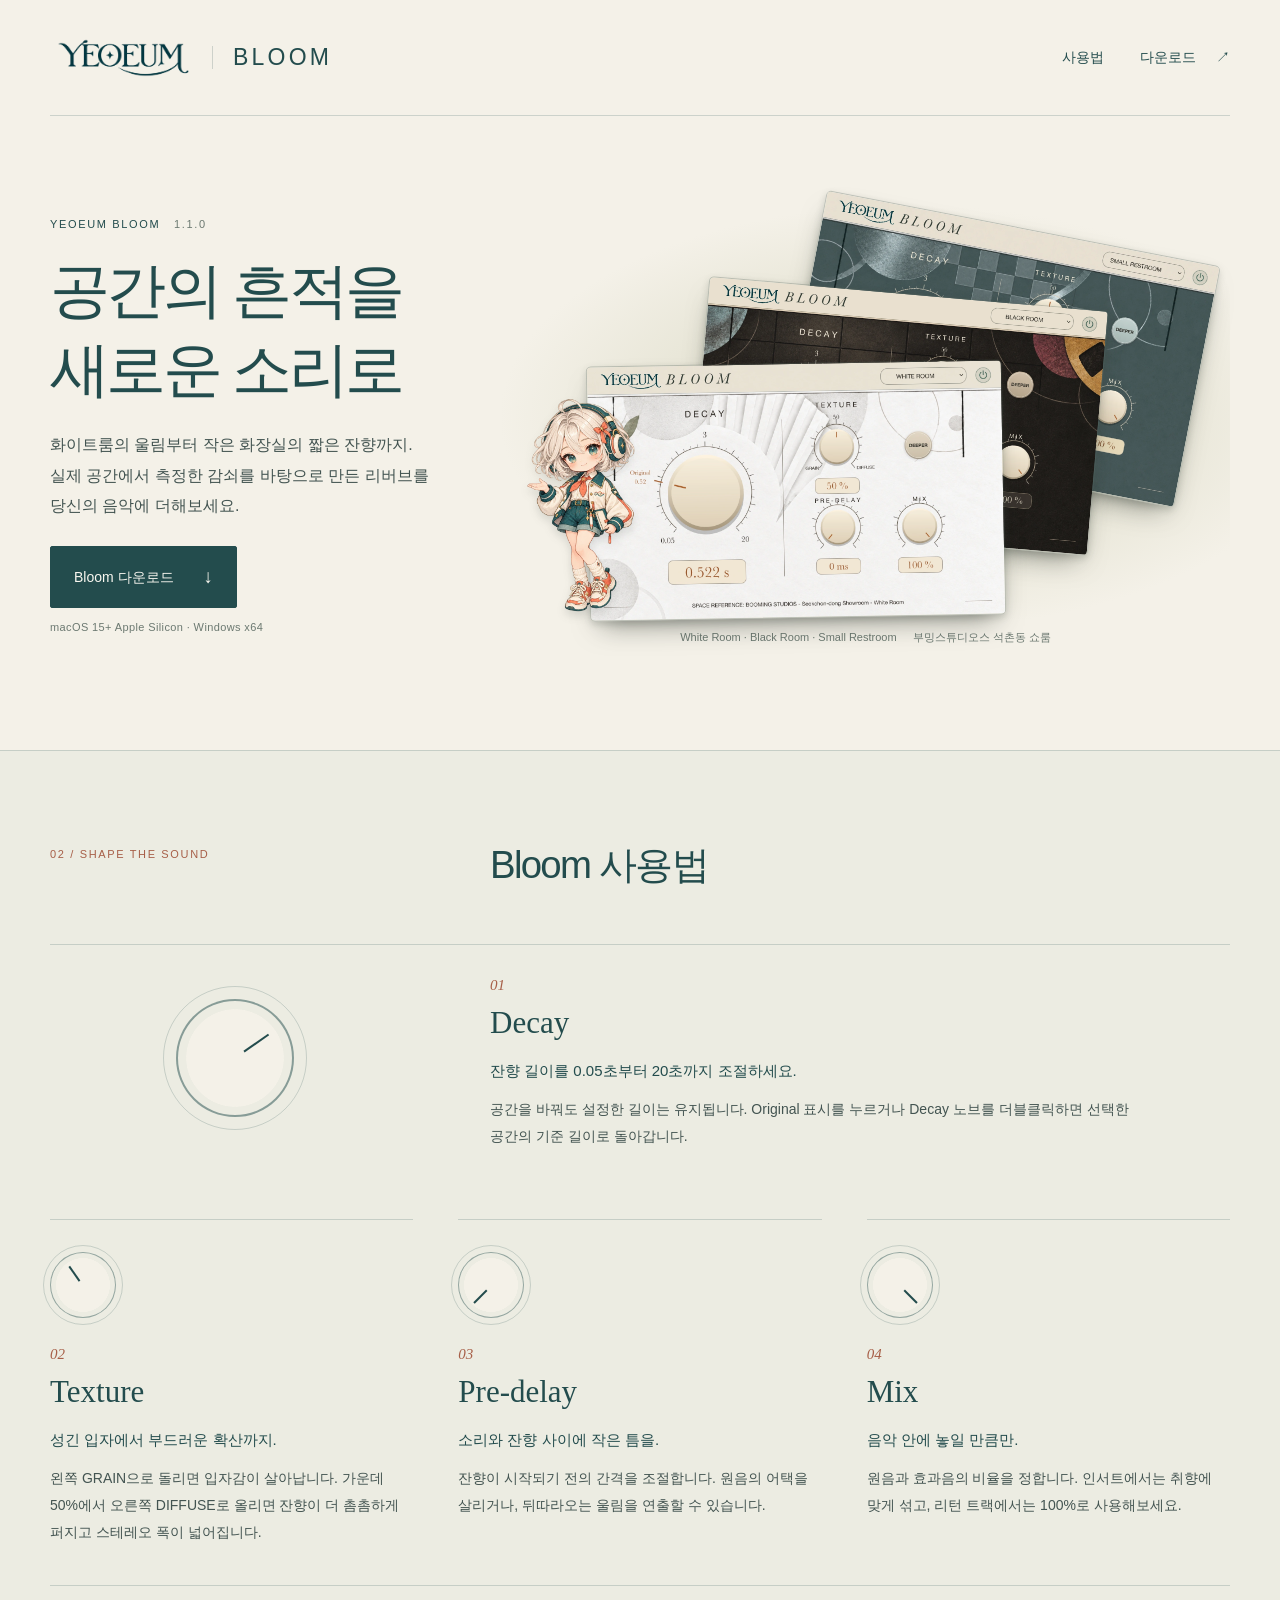
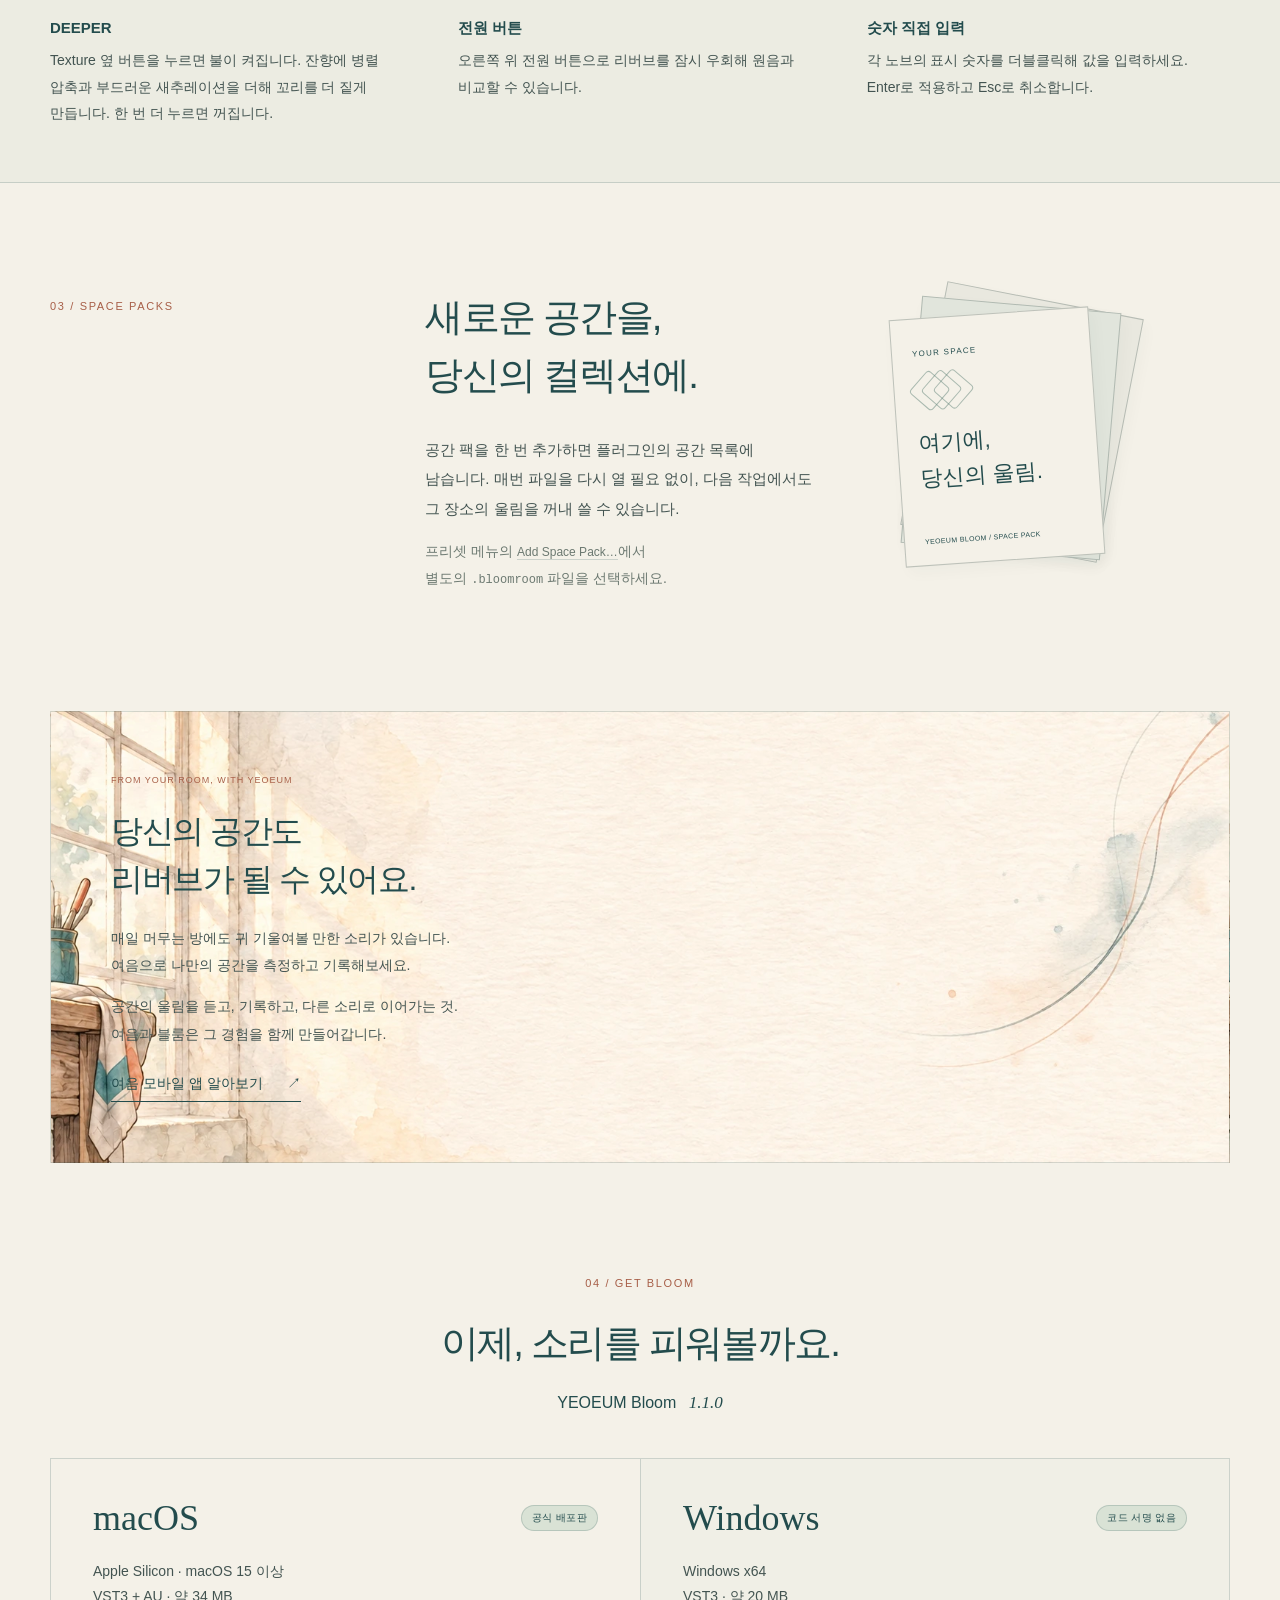
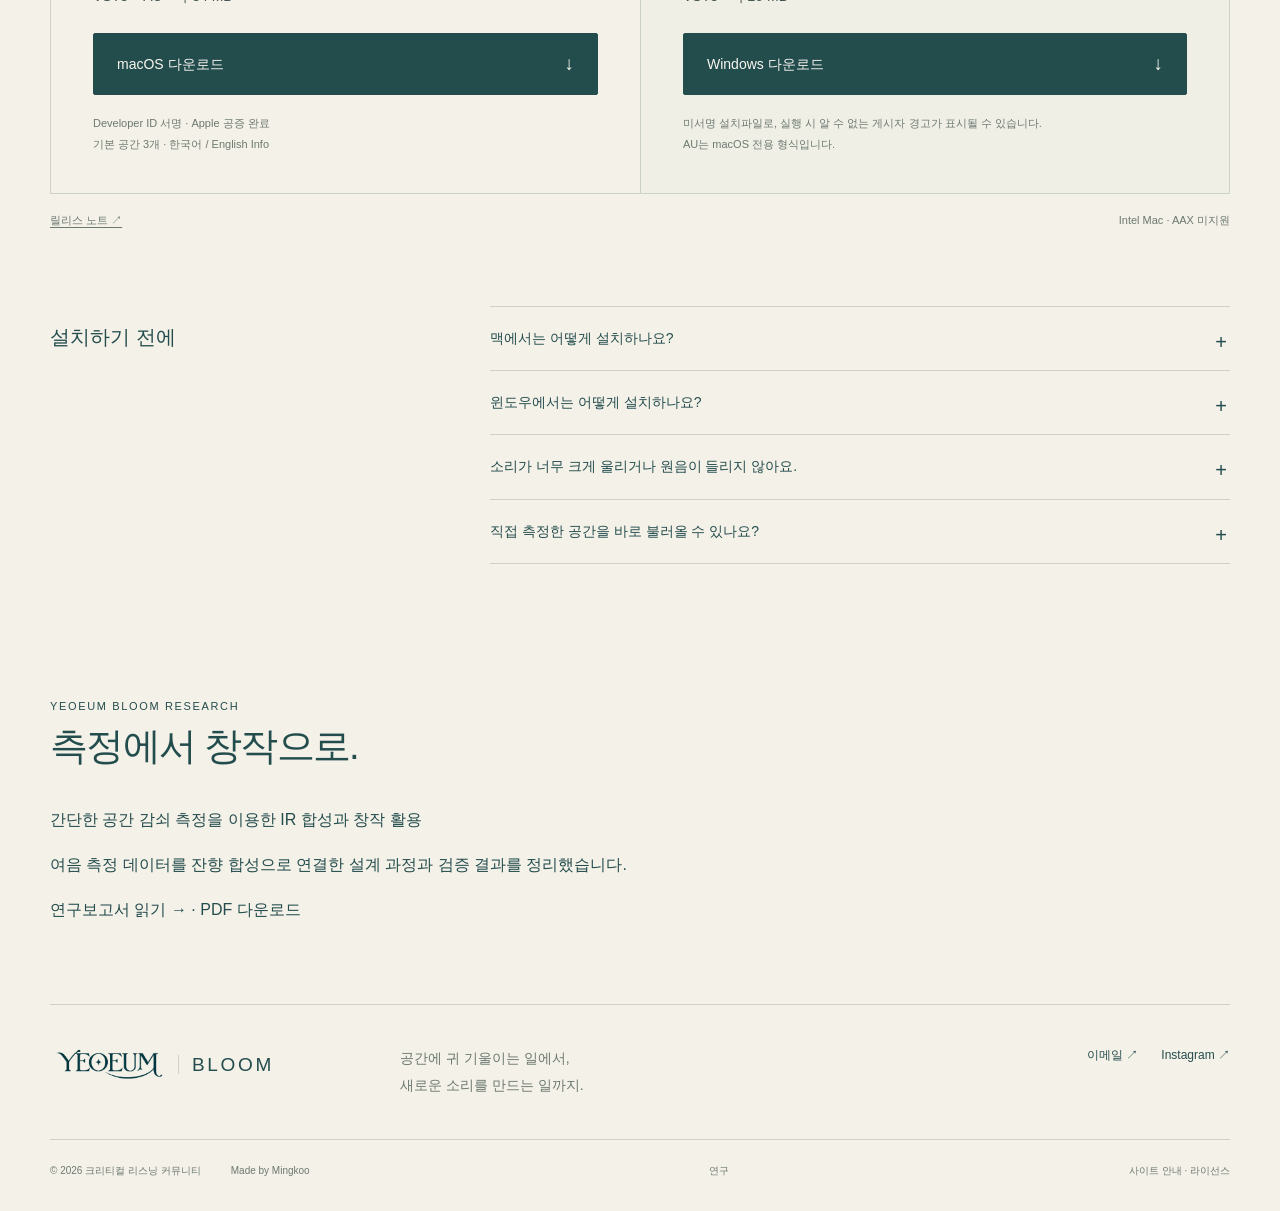
<file: index.html>
<!doctype html>
<html lang="ko">
<head>
<meta charset="utf-8"><meta name="viewport" content="width=device-width, initial-scale=1">
<meta name="description" content="공간의 흔적을 새로운 소리로. 공간에서 측정한 감쇠 특성을 바탕으로 만든 리버브, YEOEUM Bloom.">
<meta name="theme-color" content="#f4f1e8"><meta property="og:type" content="website"><meta property="og:title" content="YEOEUM Bloom · 공간의 흔적을 새로운 소리로"><meta property="og:description" content="세 가지 공간, 네 개의 노브. 당신의 소리 안에서 다시 피어나는 잔향."><meta property="og:image" content="https://yeoeumbloom.anotier.art/assets/white-room-1.1.0.webp">
<title>YEOEUM Bloom — 공간의 흔적을 새로운 소리로</title>
<link rel="icon" href="assets/favicon.svg" type="image/svg+xml"><link rel="stylesheet" href="styles.css?v=home-1.1.0">
</head>
<body>
<a class="skip" href="#main">본문으로 건너뛰기</a>
<div class="header-shell"><header class="site-header wrap"><a class="brand" href="#" aria-label="YEOEUM Bloom 홈"><img src="assets/wordmark.webp" alt="YEOEUM" width="700" height="233"><span>BLOOM</span></a><nav aria-label="주 메뉴"><a href="#controls">사용법</a><a class="nav-download" href="#download">다운로드 <span aria-hidden="true">↗</span></a></nav></header></div>
<main id="main">
<section class="hero wrap" id="spaces" aria-labelledby="hero-title">
  <div class="hero-copy">
    <p class="eyebrow">YEOEUM BLOOM <span class="hero-version">1.1.0</span></p>
    <h1 id="hero-title">공간의 흔적을<br>새로운 소리로</h1>
    <p class="hero-description">화이트룸의 울림부터 작은 화장실의 짧은 잔향까지. 실제 공간에서 측정한 감쇠를 바탕으로 만든 리버브를 당신의 음악에 더해보세요.</p>
    <a class="button primary" href="#download">Bloom 다운로드 <span aria-hidden="true">↓</span></a>
    <p class="micro">macOS 15+ Apple Silicon · Windows x64</p>
  </div>
  <figure class="hero-preview">
    <div class="hero-fan">
      <img class="room-preview room-restroom" src="assets/small-restroom-1.1.0.webp" width="1440" height="880" alt="Small Restroom 프리셋 화면">
      <img class="room-preview room-black" src="assets/black-room-1.1.0.webp" width="1440" height="880" alt="Black Room 프리셋 화면">
      <img class="room-preview room-white" src="assets/white-room-1.1.0.webp" width="1440" height="880" alt="White Room 프리셋 화면" fetchpriority="high">
      <img class="hero-character" src="assets/guide.webp" width="520" height="780" alt="">
    </div>
    <figcaption>
      <span>White Room · Black Room · Small Restroom</span>
      <span>부밍스튜디오스 석촌동 쇼룸</span>
    </figcaption>
  </figure>
</section>
<section class="controls-section" id="controls" aria-labelledby="controls-title"><div class="wrap"><div class="section-heading"><p class="section-index">02 / SHAPE THE SOUND</p><h2 id="controls-title">Bloom 사용법</h2></div><div class="controls-grid">
<article class="bloom-control"><div class="dial-symbol bloom-dial" aria-hidden="true"><span></span></div><div><p class="control-number">01</p><h3>Decay</h3><p class="control-sub">잔향 길이를 0.05초부터 20초까지 조절하세요.</p><p>공간을 바꿔도 설정한 길이는 유지됩니다. Original 표시를 누르거나 Decay 노브를 더블클릭하면 선택한 공간의 기준 길이로 돌아갑니다.</p></div></article>
<article><div class="dial-symbol texture-dial" aria-hidden="true"><span></span></div><p class="control-number">02</p><h3>Texture</h3><p class="control-sub">성긴 입자에서 부드러운 확산까지.</p><p>왼쪽 GRAIN으로 돌리면 입자감이 살아납니다. 가운데 50%에서 오른쪽 DIFFUSE로 올리면 잔향이 더 촘촘하게 퍼지고 스테레오 폭이 넓어집니다.</p></article>
<article><div class="dial-symbol delay-dial" aria-hidden="true"><span></span></div><p class="control-number">03</p><h3>Pre-delay</h3><p class="control-sub">소리와 잔향 사이에 작은 틈을.</p><p>잔향이 시작되기 전의 간격을 조절합니다. 원음의 어택을 살리거나, 뒤따라오는 울림을 연출할 수 있습니다.</p></article>
<article><div class="dial-symbol mix-dial" aria-hidden="true"><span></span></div><p class="control-number">04</p><h3>Mix</h3><p class="control-sub">음악 안에 놓일 만큼만.</p><p>원음과 효과음의 비율을 정합니다. 인서트에서는 취향에 맞게 섞고, 리턴 트랙에서는 100%로 사용해보세요.</p></article>
</div>
<dl class="control-shortcuts">
<div><dt>DEEPER</dt><dd>Texture 옆 버튼을 누르면 불이 켜집니다. 잔향에 병렬 압축과 부드러운 새추레이션을 더해 꼬리를 더 짙게 만듭니다. 한 번 더 누르면 꺼집니다.</dd></div>
<div><dt>전원 버튼</dt><dd>오른쪽 위 전원 버튼으로 리버브를 잠시 우회해 원음과 비교할 수 있습니다.</dd></div>
<div><dt>숫자 직접 입력</dt><dd>각 노브의 표시 숫자를 더블클릭해 값을 입력하세요. Enter로 적용하고 Esc로 취소합니다.</dd></div>
</dl></div></section>
<section class="pack-section wrap"><p class="section-index">03 / SPACE PACKS</p><div class="pack-copy"><h2>새로운 공간을,<br>당신의 컬렉션에.</h2><p>공간 팩을 한 번 추가하면 플러그인의 공간 목록에 남습니다. 매번 파일을 다시 열 필요 없이, 다음 작업에서도 그 장소의 울림을 꺼내 쓸 수 있습니다.</p><p class="quiet">프리셋 메뉴의 <span class="inline-label">Add Space Pack…</span>에서<br>별도의 <code>.bloomroom</code> 파일을 선택하세요.</p></div><div class="pack-drawing" aria-hidden="true"><div class="pack-sheet back"><span>ROOM 02</span></div><div class="pack-sheet middle"><span>ROOM 03</span></div><div class="pack-sheet front"><span>YOUR SPACE</span><div class="room-lines"><i></i><i></i><i></i></div><strong>여기에,<br>당신의 울림.</strong><span class="sheet-bottom">YEOEUM BLOOM / SPACE PACK</span></div></div></section>
<section class="atelier wrap" aria-labelledby="atelier-title"><div class="atelier-copy"><p class="eyebrow">FROM YOUR ROOM, WITH YEOEUM</p><h2 id="atelier-title">당신의 공간도<br>리버브가 될 수 있어요.</h2><p>매일 머무는 방에도 귀 기울여볼 만한 소리가 있습니다.<br>여음으로 나만의 공간을 측정하고 기록해보세요.</p><p>공간의 울림을 듣고, 기록하고, 다른 소리로 이어가는 것.<br>여음과 블룸은 그 경험을 함께 만들어갑니다.</p><a class="text-link" href="https://mingkoo-code.github.io/yeoeum-site/">여음 모바일 앱 알아보기 <span aria-hidden="true">↗</span></a></div></section>
<section class="download-section wrap" id="download" aria-labelledby="download-title"><div class="download-heading"><p class="section-index">04 / GET BLOOM</p><h2 id="download-title">이제, 소리를 피워볼까요.</h2><p>YEOEUM Bloom <span class="version">1.1.0</span></p></div><div class="downloads"><article class="download-card available"><div class="download-platform"><h3>macOS</h3><span class="status">공식 배포판</span></div><p class="platform-spec">Apple Silicon · macOS 15 이상<br>VST3 + AU · 약 34 MB</p><a id="mac-download" class="button primary" href="https://github.com/mingkoo-code/yeoeum-bloom/releases/download/v1.1.0/YEOEUM-Bloom-1.1.0-macOS-AppleSilicon-CLC.pkg">macOS 다운로드 <span aria-hidden="true">↓</span></a><p class="download-detail">Developer ID 서명 · Apple 공증 완료<br>기본 공간 3개 · 한국어 / English Info</p></article><article class="download-card available"><div class="download-platform"><h3>Windows</h3><span class="status">코드 서명 없음</span></div><p class="platform-spec">Windows x64<br>VST3 · 약 20 MB</p><a id="windows-download" class="button primary" href="https://github.com/mingkoo-code/yeoeum-bloom/releases/download/v1.1.0/YEOEUM-Bloom-1.1.0-Windows-x64-CLC-Setup.exe">Windows 다운로드 <span aria-hidden="true">↓</span></a><p class="download-detail">미서명 설치파일로, 실행 시 알 수 없는 게시자 경고가 표시될 수 있습니다.<br>AU는 macOS 전용 형식입니다.</p></article></div><div class="download-meta"><a href="https://github.com/mingkoo-code/yeoeum-bloom/releases/tag/v1.1.0">릴리스 노트 ↗</a><span>Intel Mac · AAX 미지원</span></div>
<div class="install-guide"><h3>설치하기 전에</h3><div><details><summary>맥에서는 어떻게 설치하나요?</summary><p>DAW를 종료한 뒤 내려받은 PKG를 실행하세요. VST3와 AU가 공용 플러그인 폴더에 함께 설치됩니다. DAW를 다시 열어 플러그인을 검색하고, 로고를 눌러 Info에서 버전 1.1.0을 확인하세요.</p><p class="paths">VST3: /Library/Audio/Plug-Ins/VST3/<br>AU: /Library/Audio/Plug-Ins/Components/</p></details><details><summary>윈도우에서는 어떻게 설치하나요?</summary><p>DAW를 종료하고 내려받은 Setup.exe를 실행하세요. 기본 설치 위치는 공용 VST3 폴더이며, 설치 화면에서 스캔 폴더를 바꿀 수 있습니다. 이 Windows 설치파일은 코드 서명이 없어 알 수 없는 게시자 경고가 표시될 수 있습니다. 파일명과 다운로드 출처를 확인해주세요.</p><p class="paths">C:\Program Files\Common Files\VST3\YEOEUM Bloom.vst3</p></details><details><summary>소리가 너무 크게 울리거나 원음이 들리지 않아요.</summary><p>Mix의 기본값은 리턴 트랙용 100%입니다. 악기나 오디오 트랙에 직접 넣었다면 Mix를 낮춰 원음과 섞어보세요. Mix 노브를 더블클릭하면 100%로 돌아갑니다.</p></details><details><summary>직접 측정한 공간을 바로 불러올 수 있나요?</summary><p>현재는 블룸용으로 제작된 .bloomroom 공간 팩을 추가할 수 있습니다. 모바일 앱의 측정 기록이나 일반 WAV 파일을 플러그인에 직접 불러오는 방식은 아닙니다. 여음 모바일 앱에서 공간을 측정하고 기록하는 방법을 먼저 살펴보세요.</p></details></div></div></section>
<section class="wrap" id="research" aria-labelledby="research-title" style="padding-top:48px;padding-bottom:64px"><p class="eyebrow">YEOEUM BLOOM RESEARCH</p><h2 id="research-title">측정에서 창작으로.</h2><p><a href="research/trace-bloom-1.0.html">간단한 공간 감쇠 측정을 이용한 IR 합성과 창작 활용</a></p><p>여음 측정 데이터를 잔향 합성으로 연결한 설계 과정과 검증 결과를 정리했습니다.</p><p><a href="research/trace-bloom-1.0.html">연구보고서 읽기 →</a> · <a href="research/YEOEUM-TRACE-BLOOM-report.pdf" download>PDF 다운로드</a></p></section></main>
<footer class="site-footer wrap"><div class="footer-top"><a class="brand footer-brand" href="#" aria-label="처음으로"><img src="assets/wordmark.webp" width="700" height="233" alt="YEOEUM"><span>BLOOM</span></a><p>공간에 귀 기울이는 일에서,<br>새로운 소리를 만드는 일까지.</p><div class="contact-links"><a href="mailto:yeoeum@anotier.art">이메일 <span aria-hidden="true">↗</span></a><a href="https://www.instagram.com/__mingkoo/">Instagram <span aria-hidden="true">↗</span></a></div></div><div class="footer-bottom"><span>© 2026 크리티컬 리스닝 커뮤니티</span><span>Made by Mingkoo</span><a href="research/index.html">연구</a><a href="notices.html">사이트 안내 · 라이선스</a></div></footer>
</body></html>
</file>
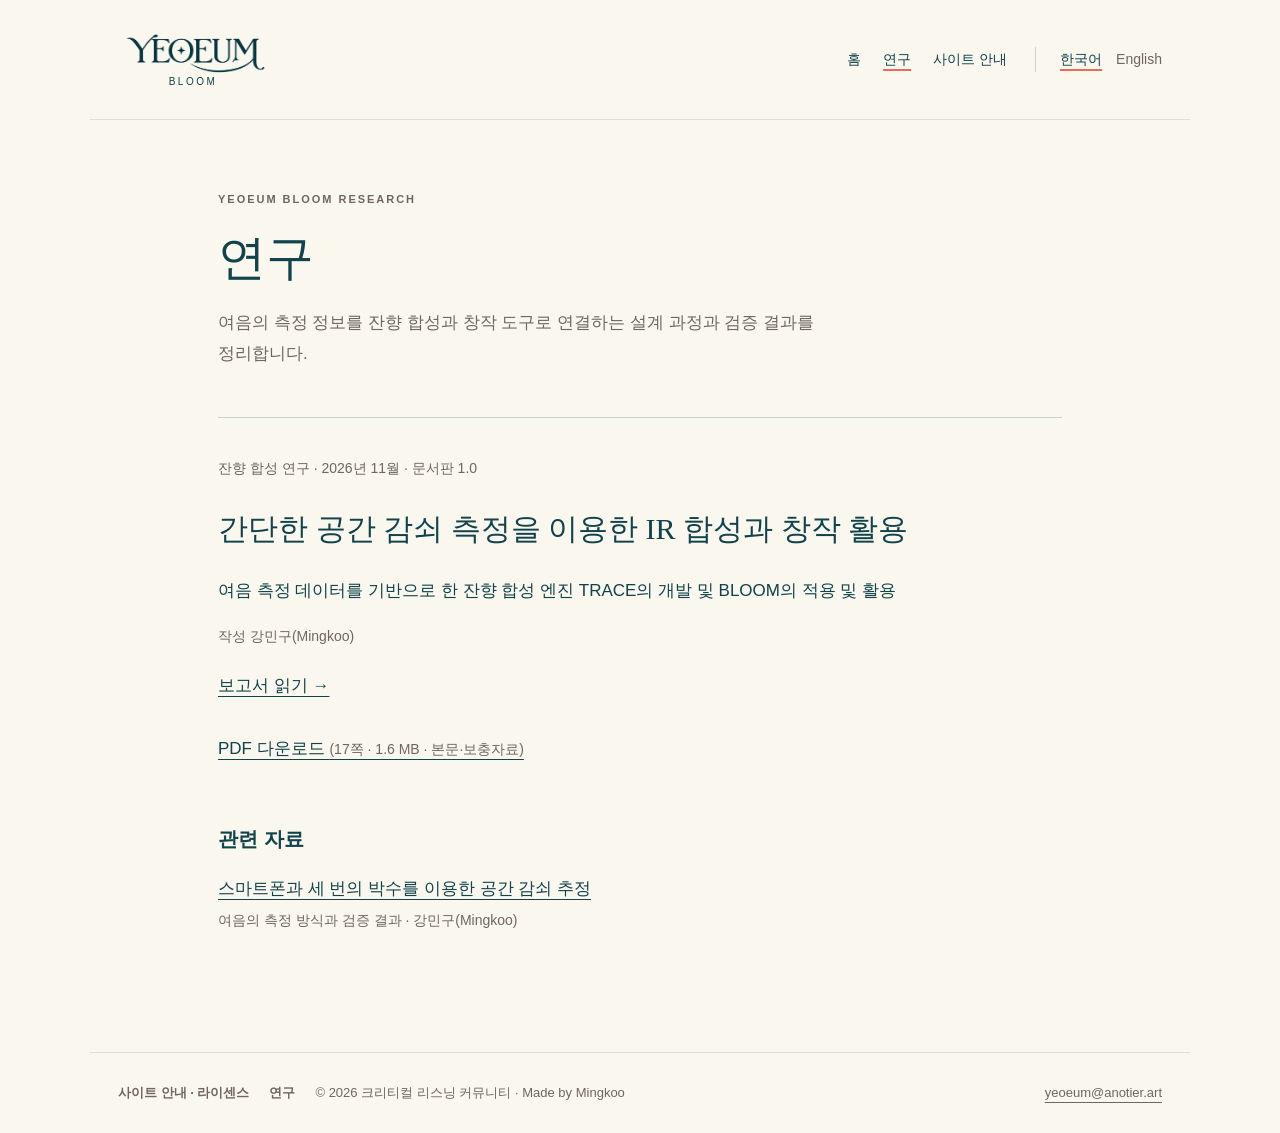
<file: research/index.html>
<!doctype html><html lang="ko"><head><meta charset="utf-8"><meta name="viewport" content="width=device-width,initial-scale=1"><title>연구 — YEOEUM BLOOM</title><meta name="author" content="강민구(Mingkoo)"><meta name="description" content="여음 측정 데이터를 기반으로 한 잔향 합성 엔진 TRACE의 개발 및 BLOOM의 적용과 활용에 관한 기술 연구 보고서."><link rel="canonical" href="https://yeoeumbloom.anotier.art/research/index.html"><link rel="stylesheet" href="site.css?v=20261105"><link rel="stylesheet" href="research.css?v=20261105"></head><body><a class="skip" href="#main">본문으로</a><header><a class="brand" href="../index.html" aria-label="YEOEUM BLOOM 홈"><img src="../assets/wordmark.webp" alt="YEOEUM" width="150" height="50"><span class="bloom-label">BLOOM</span></a><div class="header-nav"><nav aria-label="주 메뉴"><a href="../index.html">홈</a><a href="index.html" aria-current="page">연구</a><a href="../notices.html">사이트 안내</a></nav><nav class="languages" aria-label="Language"><a href="index.html" lang="ko" aria-current="page">한국어</a><a href="index.en.html" lang="en">English</a></nav></div></header><main id="main" class="research-list"><p class="eyebrow">YEOEUM BLOOM RESEARCH</p><h1>연구</h1><p class="research-intro">여음의 측정 정보를 잔향 합성과 창작 도구로 연결하는 설계 과정과 검증 결과를 정리합니다.</p><article class="research-entry"><p class="entry-meta">잔향 합성 연구 · 2026년 11월 · 문서판 1.0</p><h2><a href="trace-bloom-1.0.html" lang="ko">간단한 공간 감쇠 측정을 이용한 IR 합성과 창작 활용</a></h2><p>여음 측정 데이터를 기반으로 한 잔향 합성 엔진 TRACE의 개발 및 BLOOM의 적용 및 활용</p><p class="entry-meta">작성 강민구(Mingkoo)</p><a class="read-report" href="trace-bloom-1.0.html">보고서 읽기 →</a><p class="report-download"><a class="read-report" href="YEOEUM-TRACE-BLOOM-report.pdf" download>PDF 다운로드 <span class="entry-meta">(17쪽 · 1.6 MB · 본문·보충자료)</span></a></p></article><section class="related-research" aria-label="관련 자료"><h2>관련 자료</h2><p><a href="https://yeoeum.anotier.art/research/measurement-1.0.0.html">스마트폰과 세 번의 박수를 이용한 공간 감쇠 추정</a><br><span class="entry-meta">여음의 측정 방식과 검증 결과 · 강민구(Mingkoo)</span></p></section></main><footer><div><a href="../notices.html">사이트 안내 · 라이센스</a><a href="index.html">연구</a><span>© 2026 크리티컬 리스닝 커뮤니티 · Made by Mingkoo</span></div><a href="mailto:yeoeum@anotier.art">yeoeum@anotier.art</a></footer></body></html>
</file>
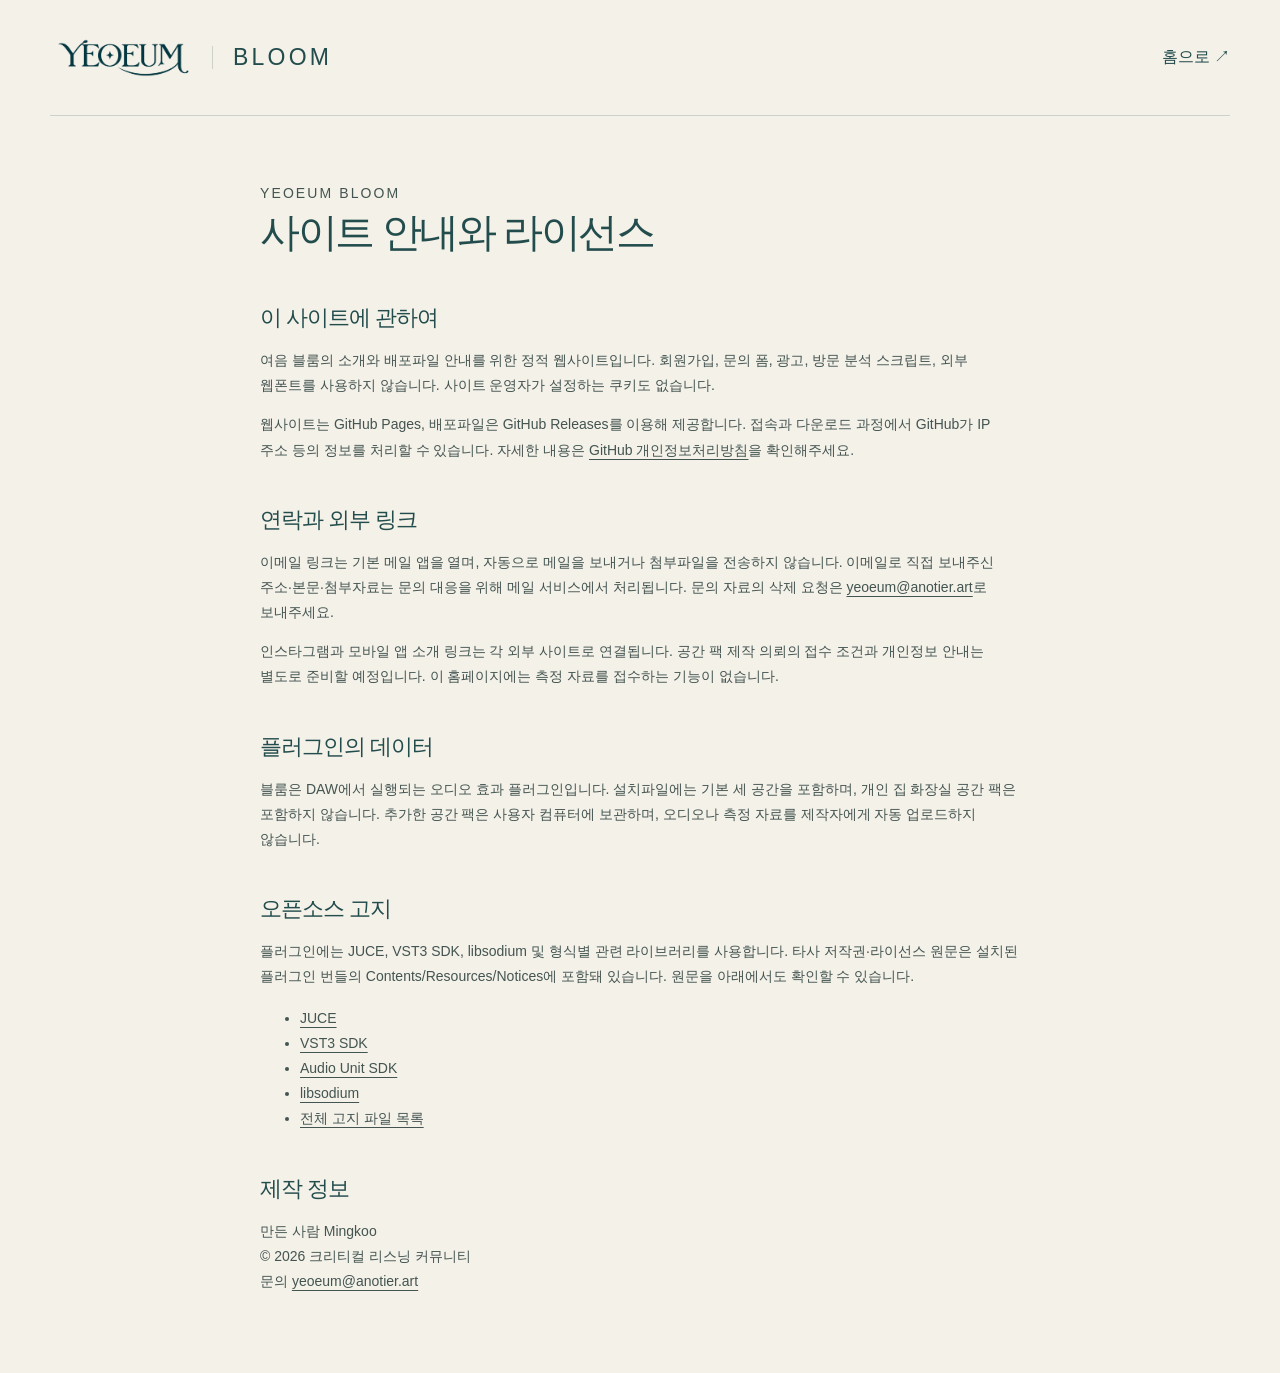
<file: notices.html>
<!doctype html><html lang="ko"><head><meta charset="utf-8"><meta name="viewport" content="width=device-width,initial-scale=1"><title>사이트 안내 · 라이선스 — YEOEUM Bloom</title><link rel="stylesheet" href="styles.css?v=sticky-header-1"><link rel="icon" href="assets/favicon.svg"></head><body><div class="header-shell"><header class="site-header wrap"><a class="brand" href="index.html"><img src="assets/wordmark.webp" alt="YEOEUM" width="700" height="233"><span>BLOOM</span></a><a href="index.html">홈으로 ↗</a></header></div><main class="notice-page wrap"><p class="eyebrow">YEOEUM BLOOM</p><h1>사이트 안내와 라이선스</h1><h2>이 사이트에 관하여</h2><p>여음 블룸의 소개와 배포파일 안내를 위한 정적 웹사이트입니다. 회원가입, 문의 폼, 광고, 방문 분석 스크립트, 외부 웹폰트를 사용하지 않습니다. 사이트 운영자가 설정하는 쿠키도 없습니다.</p><p>웹사이트는 GitHub Pages, 배포파일은 GitHub Releases를 이용해 제공합니다. 접속과 다운로드 과정에서 GitHub가 IP 주소 등의 정보를 처리할 수 있습니다. 자세한 내용은 <a href="https://docs.github.com/en/site-policy/privacy-policies/github-general-privacy-statement">GitHub 개인정보처리방침</a>을 확인해주세요.</p><h2>연락과 외부 링크</h2><p>이메일 링크는 기본 메일 앱을 열며, 자동으로 메일을 보내거나 첨부파일을 전송하지 않습니다. 이메일로 직접 보내주신 주소·본문·첨부자료는 문의 대응을 위해 메일 서비스에서 처리됩니다. 문의 자료의 삭제 요청은 <a href="mailto:yeoeum@anotier.art">yeoeum@anotier.art</a>로 보내주세요.</p><p>인스타그램과 모바일 앱 소개 링크는 각 외부 사이트로 연결됩니다. 공간 팩 제작 의뢰의 접수 조건과 개인정보 안내는 별도로 준비할 예정입니다. 이 홈페이지에는 측정 자료를 접수하는 기능이 없습니다.</p><h2>플러그인의 데이터</h2><p>블룸은 DAW에서 실행되는 오디오 효과 플러그인입니다. 설치파일에는 기본 세 공간을 포함하며, 개인 집 화장실 공간 팩은 포함하지 않습니다. 추가한 공간 팩은 사용자 컴퓨터에 보관하며, 오디오나 측정 자료를 제작자에게 자동 업로드하지 않습니다.</p><h2>오픈소스 고지</h2><p>플러그인에는 JUCE, VST3 SDK, libsodium 및 형식별 관련 라이브러리를 사용합니다. 타사 저작권·라이선스 원문은 설치된 플러그인 번들의 Contents/Resources/Notices에 포함돼 있습니다. 원문을 아래에서도 확인할 수 있습니다.</p><ul><li><a href="licenses/JUCE-LICENSE.md">JUCE</a></li><li><a href="licenses/VST3-SDK-MIT.txt">VST3 SDK</a></li><li><a href="licenses/AudioUnitSDK-Apache-2.txt">Audio Unit SDK</a></li><li><a href="licenses/libsodium-ISC.txt">libsodium</a></li><li><a href="licenses/index.txt">전체 고지 파일 목록</a></li></ul><h2>제작 정보</h2><p>만든 사람 Mingkoo<br>© 2026 크리티컬 리스닝 커뮤니티<br>문의 <a href="mailto:yeoeum@anotier.art">yeoeum@anotier.art</a></p></main></body></html>
</file>
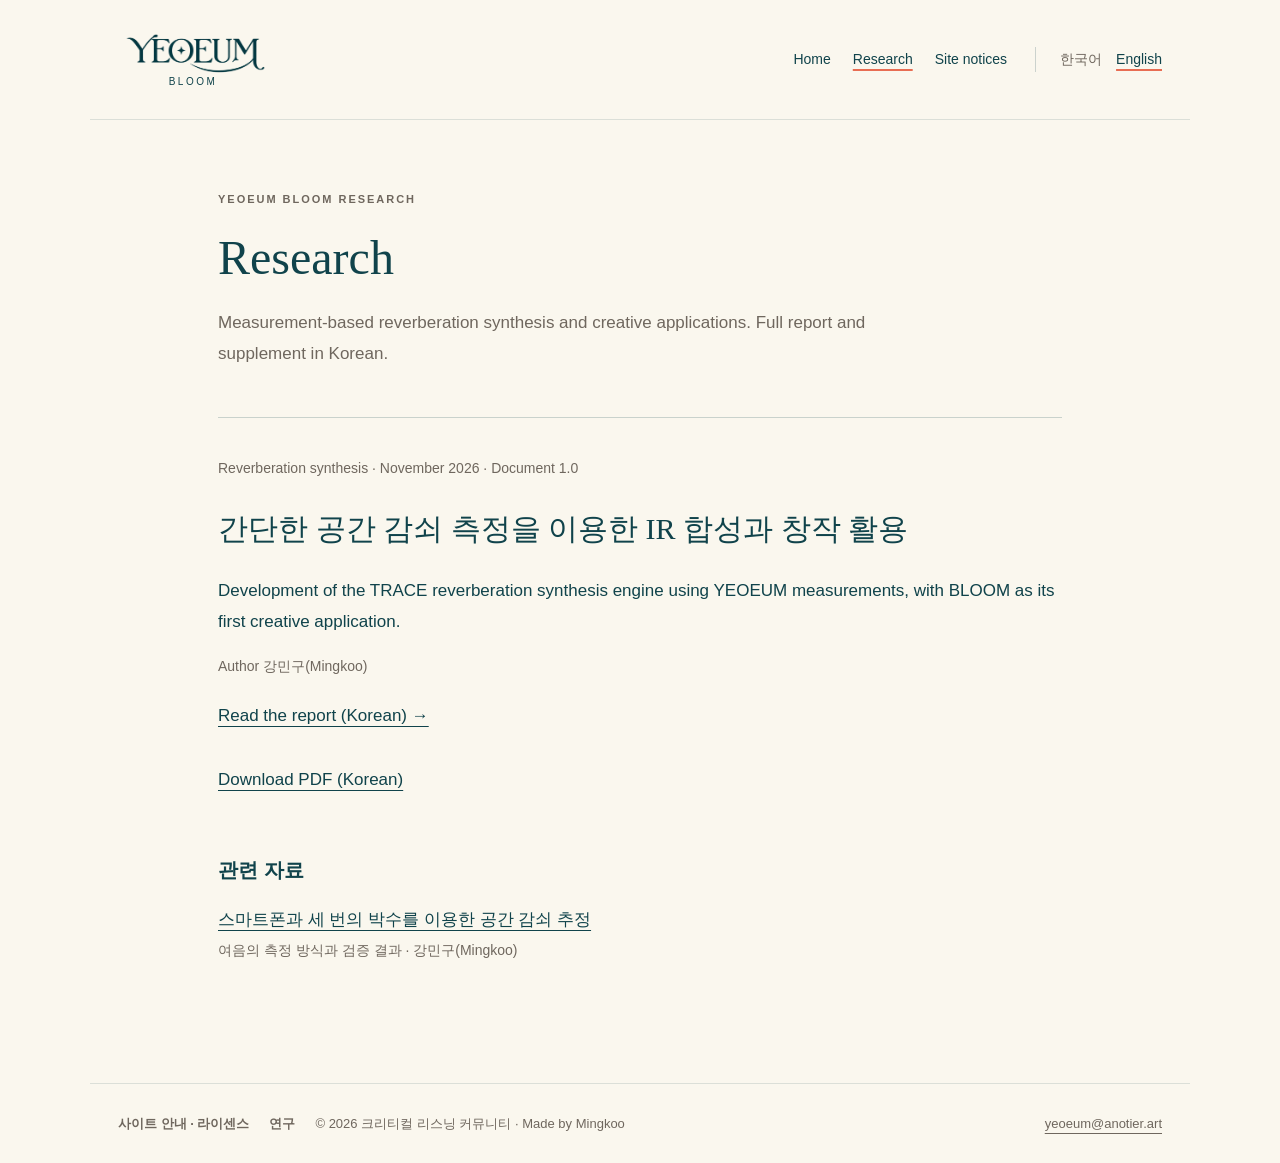
<file: research/index.en.html>
<!doctype html><html lang="en"><head><meta charset="utf-8"><meta name="viewport" content="width=device-width,initial-scale=1"><title>Research — YEOEUM BLOOM</title><meta name="author" content="강민구(Mingkoo)"><meta name="description" content="여음 측정 데이터를 기반으로 한 잔향 합성 엔진 TRACE의 개발 및 BLOOM의 적용과 활용에 관한 기술 연구 보고서."><link rel="canonical" href="https://yeoeumbloom.anotier.art/research/index.en.html"><link rel="stylesheet" href="site.css?v=20261105"><link rel="stylesheet" href="research.css?v=20261105"></head><body><a class="skip" href="#main">Skip to content</a><header><a class="brand" href="../index.html" aria-label="YEOEUM BLOOM 홈"><img src="../assets/wordmark.webp" alt="YEOEUM" width="150" height="50"><span class="bloom-label">BLOOM</span></a><div class="header-nav"><nav aria-label="주 메뉴"><a href="../index.html">Home</a><a href="index.en.html" aria-current="page">Research</a><a href="../notices.html">Site notices</a></nav><nav class="languages" aria-label="Language"><a href="index.html" lang="ko">한국어</a><a href="index.en.html" lang="en" aria-current="page">English</a></nav></div></header><main id="main" class="research-list"><p class="eyebrow">YEOEUM BLOOM RESEARCH</p><h1>Research</h1><p class="research-intro">Measurement-based reverberation synthesis and creative applications. Full report and supplement in Korean.</p><article class="research-entry"><p class="entry-meta">Reverberation synthesis · November 2026 · Document 1.0</p><h2><a href="trace-bloom-1.0.html" lang="ko">간단한 공간 감쇠 측정을 이용한 IR 합성과 창작 활용</a></h2><p>Development of the TRACE reverberation synthesis engine using YEOEUM measurements, with BLOOM as its first creative application.</p><p class="entry-meta">Author 강민구(Mingkoo)</p><a class="read-report" href="trace-bloom-1.0.html">Read the report (Korean) →</a><p class="report-download"><a class="read-report" href="YEOEUM-TRACE-BLOOM-report.pdf" download>Download PDF (Korean)</a></p></article><section class="related-research" aria-label="관련 자료"><h2>관련 자료</h2><p><a href="https://yeoeum.anotier.art/research/measurement-1.0.0.html">스마트폰과 세 번의 박수를 이용한 공간 감쇠 추정</a><br><span class="entry-meta">여음의 측정 방식과 검증 결과 · 강민구(Mingkoo)</span></p></section></main><footer><div><a href="../notices.html">사이트 안내 · 라이센스</a><a href="index.html">연구</a><span>© 2026 크리티컬 리스닝 커뮤니티 · Made by Mingkoo</span></div><a href="mailto:yeoeum@anotier.art">yeoeum@anotier.art</a></footer></body></html>
</file>
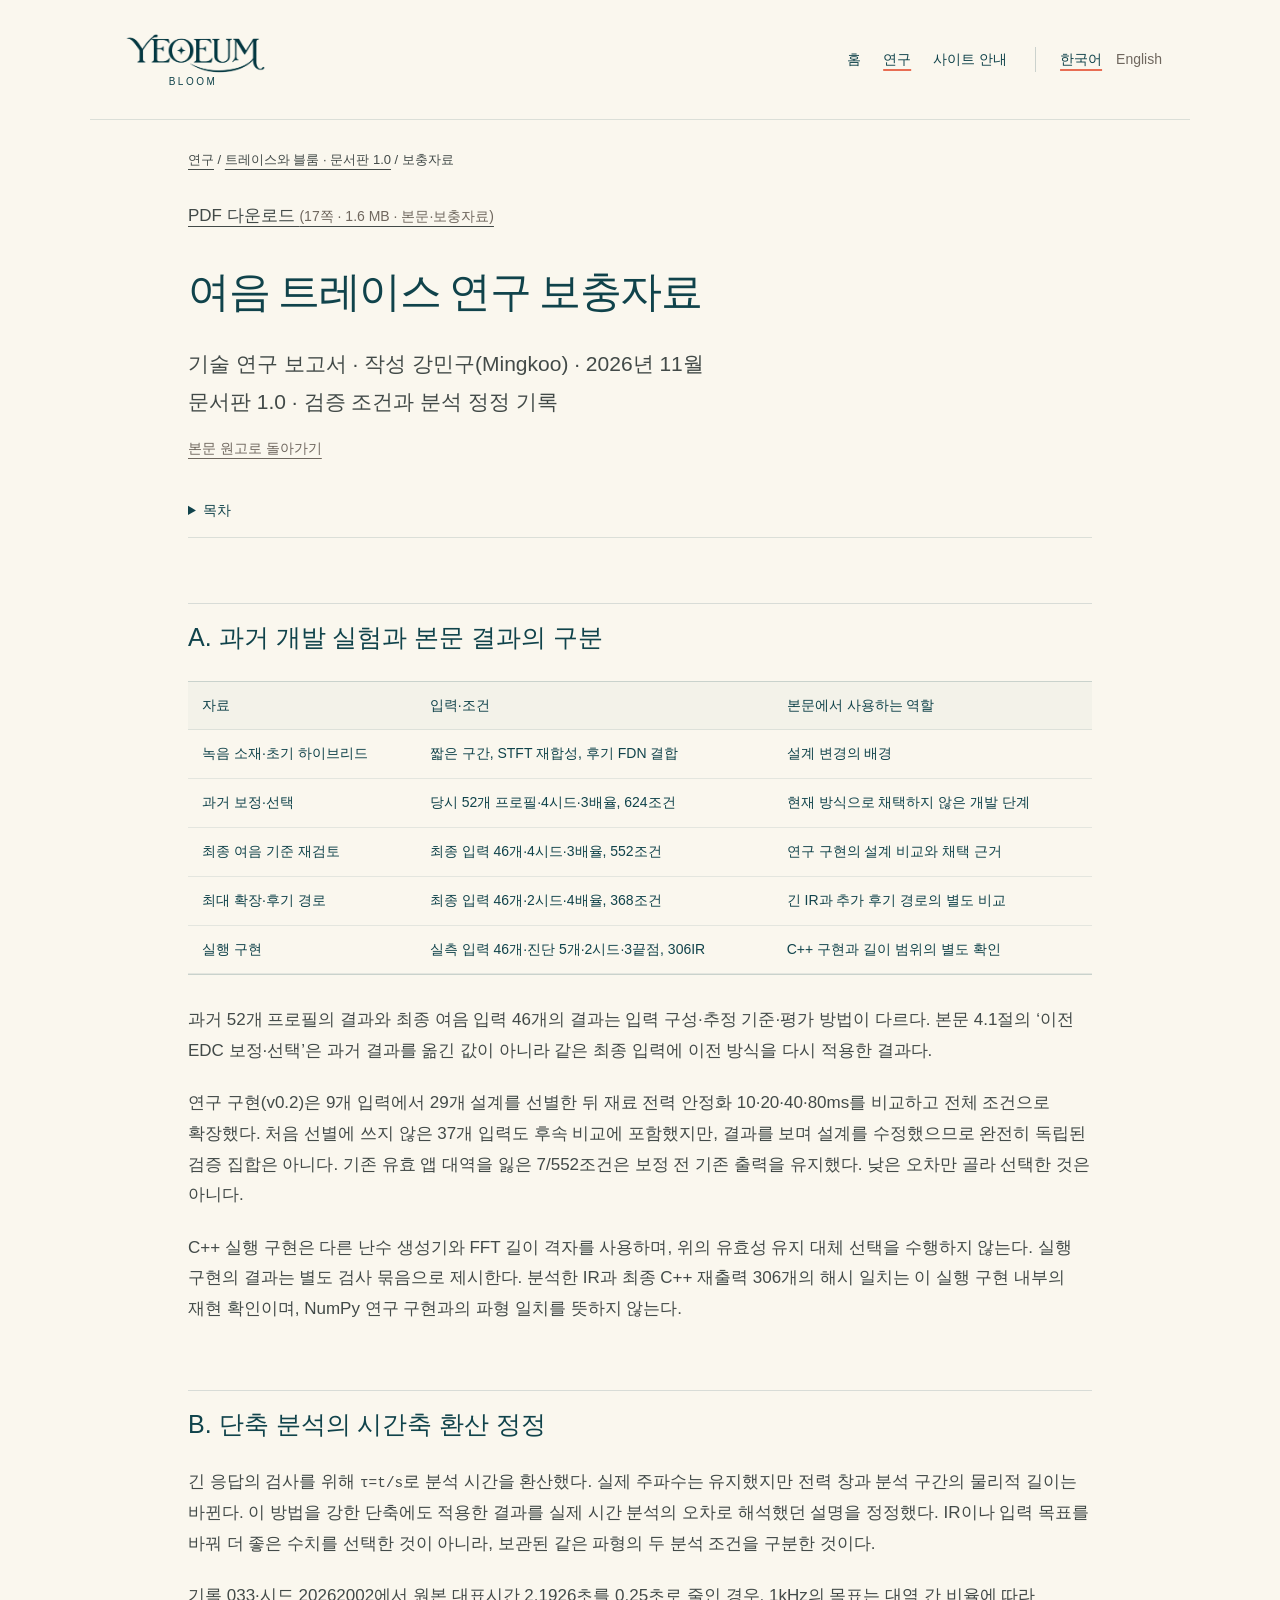
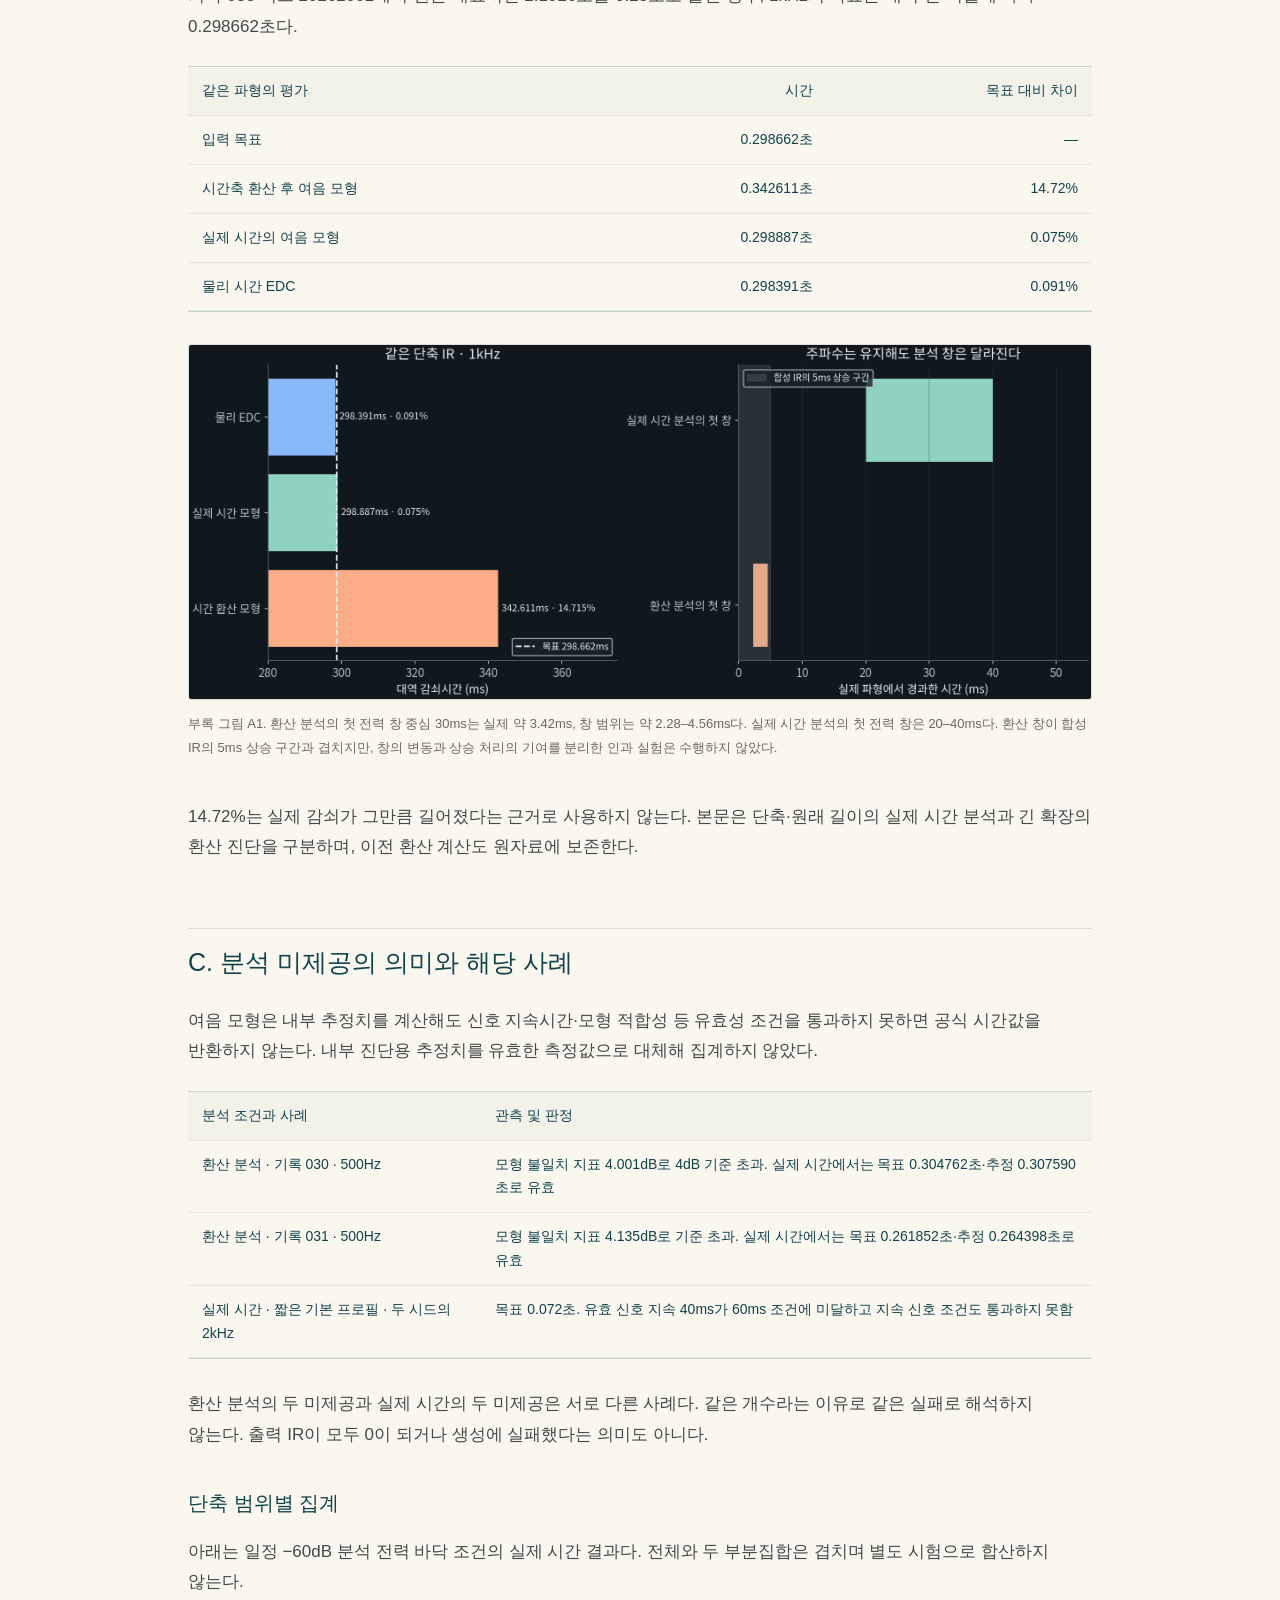
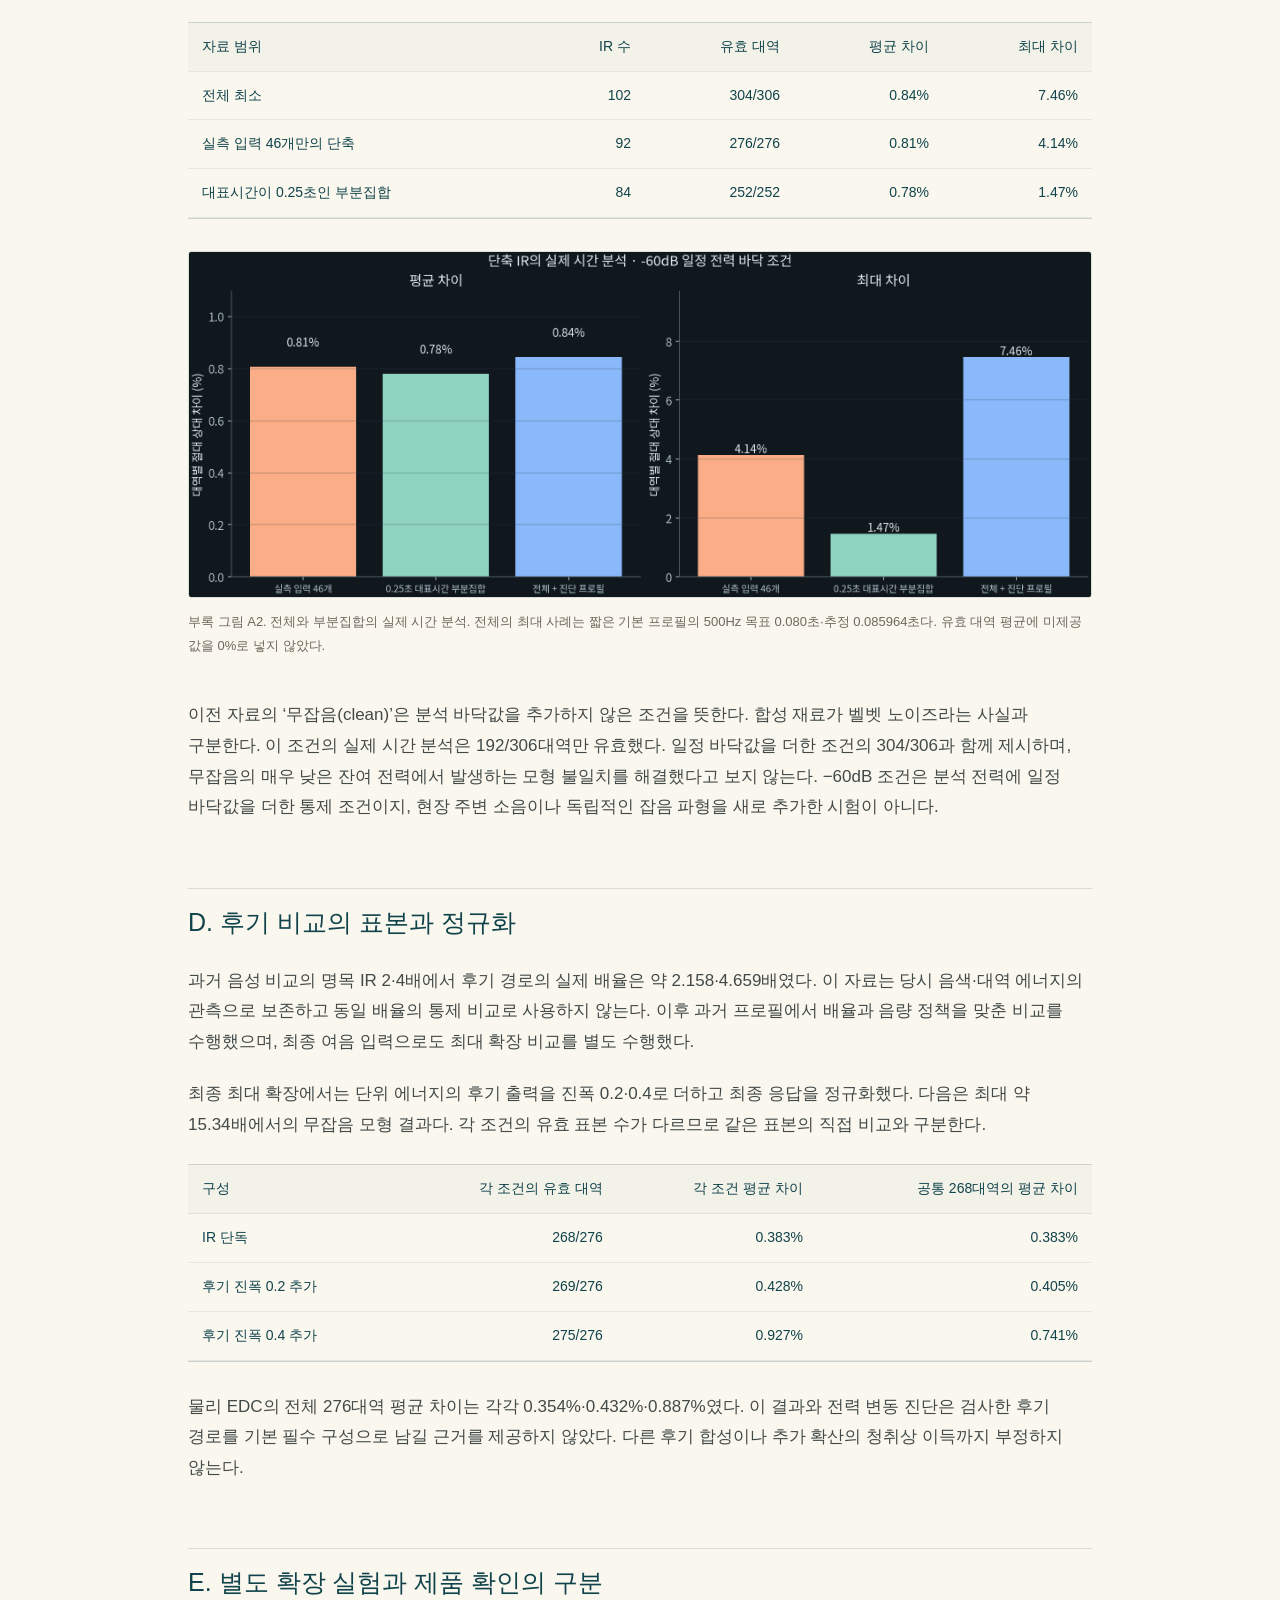
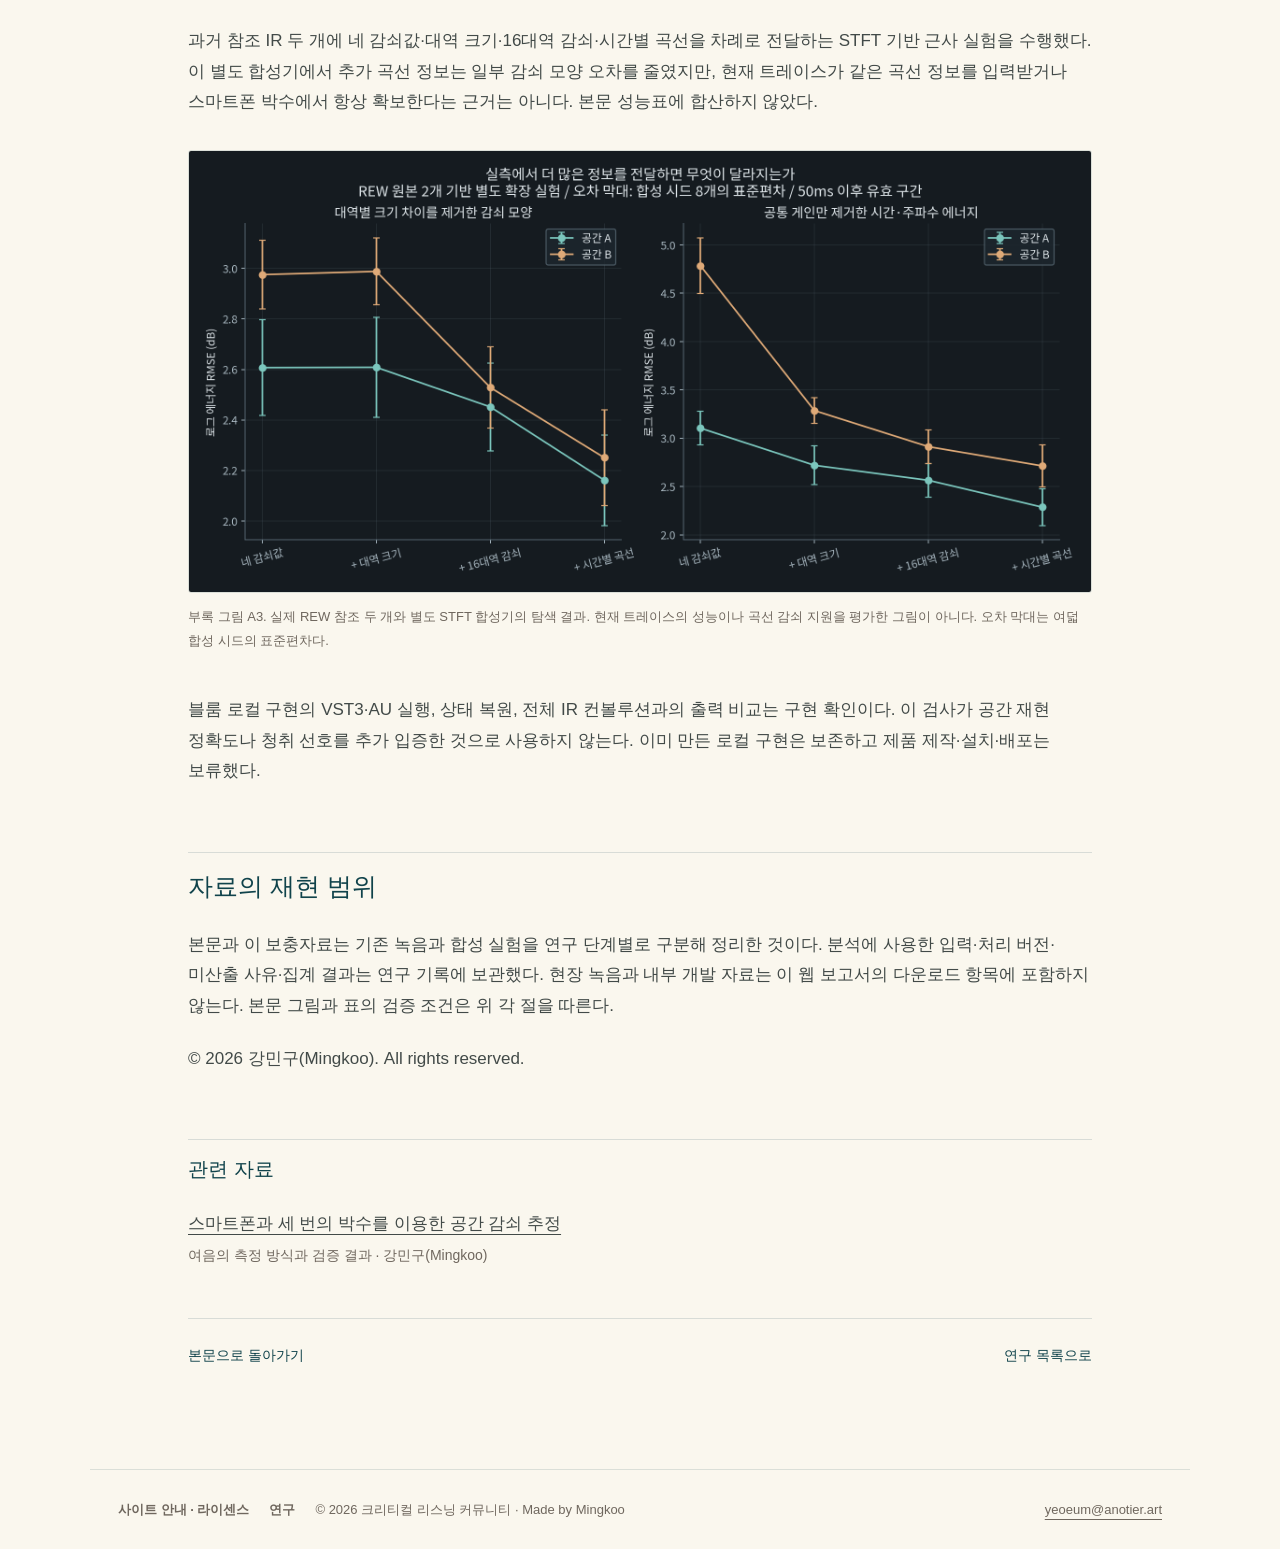
<file: research/trace-bloom-1.0-supplement.html>
<!doctype html><html lang="ko"><head><meta charset="utf-8"><meta name="viewport" content="width=device-width,initial-scale=1"><title>간단한 공간 감쇠 측정을 이용한 IR 합성과 창작 활용 — 보충자료 — YEOEUM BLOOM</title><meta name="author" content="강민구(Mingkoo)"><meta name="description" content="여음 측정 데이터를 기반으로 한 잔향 합성 엔진 TRACE의 개발 및 BLOOM의 적용과 활용에 관한 기술 연구 보고서."><link rel="canonical" href="https://yeoeumbloom.anotier.art/research/trace-bloom-1.0-supplement.html"><link rel="stylesheet" href="site.css?v=20261105"><link rel="stylesheet" href="research.css?v=20261105"></head><body><a class="skip" href="#main">본문으로</a><header><a class="brand" href="../index.html" aria-label="YEOEUM BLOOM 홈"><img src="../assets/wordmark.webp" alt="YEOEUM" width="150" height="50"><span class="bloom-label">BLOOM</span></a><div class="header-nav"><nav aria-label="주 메뉴"><a href="../index.html">홈</a><a href="index.html" aria-current="page">연구</a><a href="../notices.html">사이트 안내</a></nav><nav class="languages" aria-label="Language"><a href="index.html" lang="ko" aria-current="page">한국어</a><a href="index.en.html" lang="en">English</a></nav></div></header><main id="main" class="report"><p class="breadcrumb"><a href="index.html">연구</a> / <a href="trace-bloom-1.0.html">트레이스와 블룸 · 문서판 1.0</a> / 보충자료</p><p class="report-download"><a class="read-report" href="YEOEUM-TRACE-BLOOM-report.pdf" download>PDF 다운로드 <span class="entry-meta">(17쪽 · 1.6 MB · 본문·보충자료)</span></a></p><article><h1 id="여음-트레이스-연구-보충자료">여음 트레이스 연구 보충자료</h1>
<p>기술 연구 보고서 · 작성 강민구(Mingkoo) · 2026년 11월<br>
문서판 1.0 · 검증 조건과 분석 정정 기록</p>
<p><a href="trace-bloom-1.0.html">본문 원고로 돌아가기</a></p>
<details class="report-toc"><summary>목차</summary><nav aria-label="보고서 목차"><ol role="list" style="list-style:none;padding-left:0"><li><a href="#data-2">A. 과거 개발 실험과 본문 결과의 구분</a></li><li><a href="#b-단축-분석의-시간축-환산-정정">B. 단축 분석의 시간축 환산 정정</a></li><li><a href="#data-4">C. 분석 미제공의 의미와 해당 사례</a></li><li><a href="#data-3">D. 후기 비교의 표본과 정규화</a></li><li><a href="#e-별도-확장-실험과-제품-확인의-구분">E. 별도 확장 실험과 제품 확인의 구분</a></li></ol></nav></details><h2 id="data-2">A. 과거 개발 실험과 본문 결과의 구분</h2>
<div class="table-scroll" role="region" aria-label="표 — 가로로 스크롤할 수 있습니다" tabindex="0"><table>
<thead>
<tr>
<th>자료</th>
<th>입력·조건</th>
<th>본문에서 사용하는 역할</th>
</tr>
</thead>
<tbody>
<tr>
<td>녹음 소재·초기 하이브리드</td>
<td>짧은 구간, STFT 재합성, 후기 FDN 결합</td>
<td>설계 변경의 배경</td>
</tr>
<tr>
<td>과거 보정·선택</td>
<td>당시 52개 프로필·4시드·3배율, 624조건</td>
<td>현재 방식으로 채택하지 않은 개발 단계</td>
</tr>
<tr>
<td>최종 여음 기준 재검토</td>
<td>최종 입력 46개·4시드·3배율, 552조건</td>
<td>연구 구현의 설계 비교와 채택 근거</td>
</tr>
<tr>
<td>최대 확장·후기 경로</td>
<td>최종 입력 46개·2시드·4배율, 368조건</td>
<td>긴 IR과 추가 후기 경로의 별도 비교</td>
</tr>
<tr>
<td>실행 구현</td>
<td>실측 입력 46개·진단 5개·2시드·3끝점, 306IR</td>
<td>C++ 구현과 길이 범위의 별도 확인</td>
</tr>
</tbody>
</table></div>
<p>과거 52개 프로필의 결과와 최종 여음 입력 46개의 결과는 입력 구성·추정 기준·평가 방법이 다르다. 본문 4.1절의 ‘이전 EDC 보정·선택’은 과거 결과를 옮긴 값이 아니라 같은 최종 입력에 이전 방식을 다시 적용한 결과다.</p>
<p>연구 구현(v0.2)은 9개 입력에서 29개 설계를 선별한 뒤 재료 전력 안정화 10·20·40·80ms를 비교하고 전체 조건으로 확장했다. 처음 선별에 쓰지 않은 37개 입력도 후속 비교에 포함했지만, 결과를 보며 설계를 수정했으므로 완전히 독립된 검증 집합은 아니다. 기존 유효 앱 대역을 잃은 7/552조건은 보정 전 기존 출력을 유지했다. 낮은 오차만 골라 선택한 것은 아니다.</p>
<p>C++ 실행 구현은 다른 난수 생성기와 FFT 길이 격자를 사용하며, 위의 유효성 유지 대체 선택을 수행하지 않는다. 실행 구현의 결과는 별도 검사 묶음으로 제시한다. 분석한 IR과 최종 C++ 재출력 306개의 해시 일치는 이 실행 구현 내부의 재현 확인이며, NumPy 연구 구현과의 파형 일치를 뜻하지 않는다.</p>
<h2 id="b-단축-분석의-시간축-환산-정정">B. 단축 분석의 시간축 환산 정정</h2>
<p>긴 응답의 검사를 위해 <code>τ=t/s</code>로 분석 시간을 환산했다. 실제 주파수는 유지했지만 전력 창과 분석 구간의 물리적 길이는 바뀐다. 이 방법을 강한 단축에도 적용한 결과를 실제 시간 분석의 오차로 해석했던 설명을 정정했다. IR이나 입력 목표를 바꿔 더 좋은 수치를 선택한 것이 아니라, 보관된 같은 파형의 두 분석 조건을 구분한 것이다.</p>
<p>기록 033·시드 20262002에서 원본 대표시간 2.1926초를 0.25초로 줄인 경우, 1kHz의 목표는 대역 간 비율에 따라 0.298662초다.</p>
<div class="table-scroll" role="region" aria-label="표 — 가로로 스크롤할 수 있습니다" tabindex="0"><table>
<thead>
<tr>
<th>같은 파형의 평가</th>
<th style="text-align:right">시간</th>
<th style="text-align:right">목표 대비 차이</th>
</tr>
</thead>
<tbody>
<tr>
<td>입력 목표</td>
<td style="text-align:right">0.298662초</td>
<td style="text-align:right">—</td>
</tr>
<tr>
<td>시간축 환산 후 여음 모형</td>
<td style="text-align:right">0.342611초</td>
<td style="text-align:right">14.72%</td>
</tr>
<tr>
<td>실제 시간의 여음 모형</td>
<td style="text-align:right">0.298887초</td>
<td style="text-align:right">0.075%</td>
</tr>
<tr>
<td>물리 시간 EDC</td>
<td style="text-align:right">0.298391초</td>
<td style="text-align:right">0.091%</td>
</tr>
</tbody>
</table></div>
<figure><a href="figures/21-shortening-correction.png" target="_blank" rel="noopener" aria-label="단축에서 같은 파형의 두 분석 조건 — 원본 크기로 보기"><img src="figures/21-shortening-correction.png" alt="단축에서 같은 파형의 두 분석 조건" loading="lazy" decoding="async"></a><figcaption>부록 그림 A1. 환산 분석의 첫 전력 창 중심 30ms는 실제 약 3.42ms, 창 범위는 약 2.28–4.56ms다. 실제 시간 분석의 첫 전력 창은 20–40ms다. 환산 창이 합성 IR의 5ms 상승 구간과 겹치지만, 창의 변동과 상승 처리의 기여를 분리한 인과 실험은 수행하지 않았다.</figcaption></figure>
<p>14.72%는 실제 감쇠가 그만큼 길어졌다는 근거로 사용하지 않는다. 본문은 단축·원래 길이의 실제 시간 분석과 긴 확장의 환산 진단을 구분하며, 이전 환산 계산도 원자료에 보존한다.</p>
<h2 id="data-4">C. 분석 미제공의 의미와 해당 사례</h2>
<p>여음 모형은 내부 추정치를 계산해도 신호 지속시간·모형 적합성 등 유효성 조건을 통과하지 못하면 공식 시간값을 반환하지 않는다. 내부 진단용 추정치를 유효한 측정값으로 대체해 집계하지 않았다.</p>
<div class="table-scroll" role="region" aria-label="표 — 가로로 스크롤할 수 있습니다" tabindex="0"><table>
<thead>
<tr>
<th>분석 조건과 사례</th>
<th>관측 및 판정</th>
</tr>
</thead>
<tbody>
<tr>
<td>환산 분석 · 기록 030 · 500Hz</td>
<td>모형 불일치 지표 4.001dB로 4dB 기준 초과. 실제 시간에서는 목표 0.304762초·추정 0.307590초로 유효</td>
</tr>
<tr>
<td>환산 분석 · 기록 031 · 500Hz</td>
<td>모형 불일치 지표 4.135dB로 기준 초과. 실제 시간에서는 목표 0.261852초·추정 0.264398초로 유효</td>
</tr>
<tr>
<td>실제 시간 · 짧은 기본 프로필 · 두 시드의 2kHz</td>
<td>목표 0.072초. 유효 신호 지속 40ms가 60ms 조건에 미달하고 지속 신호 조건도 통과하지 못함</td>
</tr>
</tbody>
</table></div>
<p>환산 분석의 두 미제공과 실제 시간의 두 미제공은 서로 다른 사례다. 같은 개수라는 이유로 같은 실패로 해석하지 않는다. 출력 IR이 모두 0이 되거나 생성에 실패했다는 의미도 아니다.</p>
<h3 id="단축-범위별-집계">단축 범위별 집계</h3>
<p>아래는 일정 −60dB 분석 전력 바닥 조건의 실제 시간 결과다. 전체와 두 부분집합은 겹치며 별도 시험으로 합산하지 않는다.</p>
<div class="table-scroll" role="region" aria-label="표 — 가로로 스크롤할 수 있습니다" tabindex="0"><table>
<thead>
<tr>
<th>자료 범위</th>
<th style="text-align:right">IR 수</th>
<th style="text-align:right">유효 대역</th>
<th style="text-align:right">평균 차이</th>
<th style="text-align:right">최대 차이</th>
</tr>
</thead>
<tbody>
<tr>
<td>전체 최소</td>
<td style="text-align:right">102</td>
<td style="text-align:right">304/306</td>
<td style="text-align:right">0.84%</td>
<td style="text-align:right">7.46%</td>
</tr>
<tr>
<td>실측 입력 46개만의 단축</td>
<td style="text-align:right">92</td>
<td style="text-align:right">276/276</td>
<td style="text-align:right">0.81%</td>
<td style="text-align:right">4.14%</td>
</tr>
<tr>
<td>대표시간이 0.25초인 부분집합</td>
<td style="text-align:right">84</td>
<td style="text-align:right">252/252</td>
<td style="text-align:right">0.78%</td>
<td style="text-align:right">1.47%</td>
</tr>
</tbody>
</table></div>
<figure><a href="figures/22-shortening-scope.png" target="_blank" rel="noopener" aria-label="같은 단축 자료의 범위별 집계 — 원본 크기로 보기"><img src="figures/22-shortening-scope.png" alt="같은 단축 자료의 범위별 집계" loading="lazy" decoding="async"></a><figcaption>부록 그림 A2. 전체와 부분집합의 실제 시간 분석. 전체의 최대 사례는 짧은 기본 프로필의 500Hz 목표 0.080초·추정 0.085964초다. 유효 대역 평균에 미제공값을 0%로 넣지 않았다.</figcaption></figure>
<p>이전 자료의 ‘무잡음(clean)’은 분석 바닥값을 추가하지 않은 조건을 뜻한다. 합성 재료가 벨벳 노이즈라는 사실과 구분한다. 이 조건의 실제 시간 분석은 192/306대역만 유효했다. 일정 바닥값을 더한 조건의 304/306과 함께 제시하며, 무잡음의 매우 낮은 잔여 전력에서 발생하는 모형 불일치를 해결했다고 보지 않는다. −60dB 조건은 분석 전력에 일정 바닥값을 더한 통제 조건이지, 현장 주변 소음이나 독립적인 잡음 파형을 새로 추가한 시험이 아니다.</p>
<h2 id="data-3">D. 후기 비교의 표본과 정규화</h2>
<p>과거 음성 비교의 명목 IR 2·4배에서 후기 경로의 실제 배율은 약 2.158·4.659배였다. 이 자료는 당시 음색·대역 에너지의 관측으로 보존하고 동일 배율의 통제 비교로 사용하지 않는다. 이후 과거 프로필에서 배율과 음량 정책을 맞춘 비교를 수행했으며, 최종 여음 입력으로도 최대 확장 비교를 별도 수행했다.</p>
<p>최종 최대 확장에서는 단위 에너지의 후기 출력을 진폭 0.2·0.4로 더하고 최종 응답을 정규화했다. 다음은 최대 약 15.34배에서의 무잡음 모형 결과다. 각 조건의 유효 표본 수가 다르므로 같은 표본의 직접 비교와 구분한다.</p>
<div class="table-scroll" role="region" aria-label="표 — 가로로 스크롤할 수 있습니다" tabindex="0"><table>
<thead>
<tr>
<th>구성</th>
<th style="text-align:right">각 조건의 유효 대역</th>
<th style="text-align:right">각 조건 평균 차이</th>
<th style="text-align:right">공통 268대역의 평균 차이</th>
</tr>
</thead>
<tbody>
<tr>
<td>IR 단독</td>
<td style="text-align:right">268/276</td>
<td style="text-align:right">0.383%</td>
<td style="text-align:right">0.383%</td>
</tr>
<tr>
<td>후기 진폭 0.2 추가</td>
<td style="text-align:right">269/276</td>
<td style="text-align:right">0.428%</td>
<td style="text-align:right">0.405%</td>
</tr>
<tr>
<td>후기 진폭 0.4 추가</td>
<td style="text-align:right">275/276</td>
<td style="text-align:right">0.927%</td>
<td style="text-align:right">0.741%</td>
</tr>
</tbody>
</table></div>
<p>물리 EDC의 전체 276대역 평균 차이는 각각 0.354%·0.432%·0.887%였다. 이 결과와 전력 변동 진단은 검사한 후기 경로를 기본 필수 구성으로 남길 근거를 제공하지 않았다. 다른 후기 합성이나 추가 확산의 청취상 이득까지 부정하지 않는다.</p>
<h2 id="e-별도-확장-실험과-제품-확인의-구분">E. 별도 확장 실험과 제품 확인의 구분</h2>
<p>과거 참조 IR 두 개에 네 감쇠값·대역 크기·16대역 감쇠·시간별 곡선을 차례로 전달하는 STFT 기반 근사 실험을 수행했다. 이 별도 합성기에서 추가 곡선 정보는 일부 감쇠 모양 오차를 줄였지만, 현재 트레이스가 같은 곡선 정보를 입력받거나 스마트폰 박수에서 항상 확보한다는 근거는 아니다. 본문 성능표에 합산하지 않았다.</p>
<figure><a href="figures/11-richer-measured-information.png" target="_blank" rel="noopener" aria-label="별도 합성기에서 측정 정보의 전달량을 늘린 탐색 — 원본 크기로 보기"><img src="figures/11-richer-measured-information.png" alt="별도 합성기에서 측정 정보의 전달량을 늘린 탐색" loading="lazy" decoding="async"></a><figcaption>부록 그림 A3. 실제 REW 참조 두 개와 별도 STFT 합성기의 탐색 결과. 현재 트레이스의 성능이나 곡선 감쇠 지원을 평가한 그림이 아니다. 오차 막대는 여덟 합성 시드의 표준편차다.</figcaption></figure>
<p>블룸 로컬 구현의 VST3·AU 실행, 상태 복원, 전체 IR 컨볼루션과의 출력 비교는 구현 확인이다. 이 검사가 공간 재현 정확도나 청취 선호를 추가 입증한 것으로 사용하지 않는다. 이미 만든 로컬 구현은 보존하고 제품 제작·설치·배포는 보류했다.</p>
<h2 id="자료의-재현-범위">자료의 재현 범위</h2>
<p>본문과 이 보충자료는 기존 녹음과 합성 실험을 연구 단계별로 구분해 정리한 것이다. 분석에 사용한 입력·처리 버전·미산출 사유·집계 결과는 연구 기록에 보관했다. 현장 녹음과 내부 개발 자료는 이 웹 보고서의 다운로드 항목에 포함하지 않는다. 본문 그림과 표의 검증 조건은 위 각 절을 따른다.</p>
<p>© 2026 강민구(Mingkoo). All rights reserved.</p>
</article><section class="related-research" aria-label="관련 자료"><h2>관련 자료</h2><p><a href="https://yeoeum.anotier.art/research/measurement-1.0.0.html">스마트폰과 세 번의 박수를 이용한 공간 감쇠 추정</a><br><span class="entry-meta">여음의 측정 방식과 검증 결과 · 강민구(Mingkoo)</span></p></section><nav class="report-end" aria-label="보고서 관련 페이지"><a href="trace-bloom-1.0.html">본문으로 돌아가기</a><a href="index.html">연구 목록으로</a></nav></main><footer><div><a href="../notices.html">사이트 안내 · 라이센스</a><a href="index.html">연구</a><span>© 2026 크리티컬 리스닝 커뮤니티 · Made by Mingkoo</span></div><a href="mailto:yeoeum@anotier.art">yeoeum@anotier.art</a></footer></body></html>
</file>
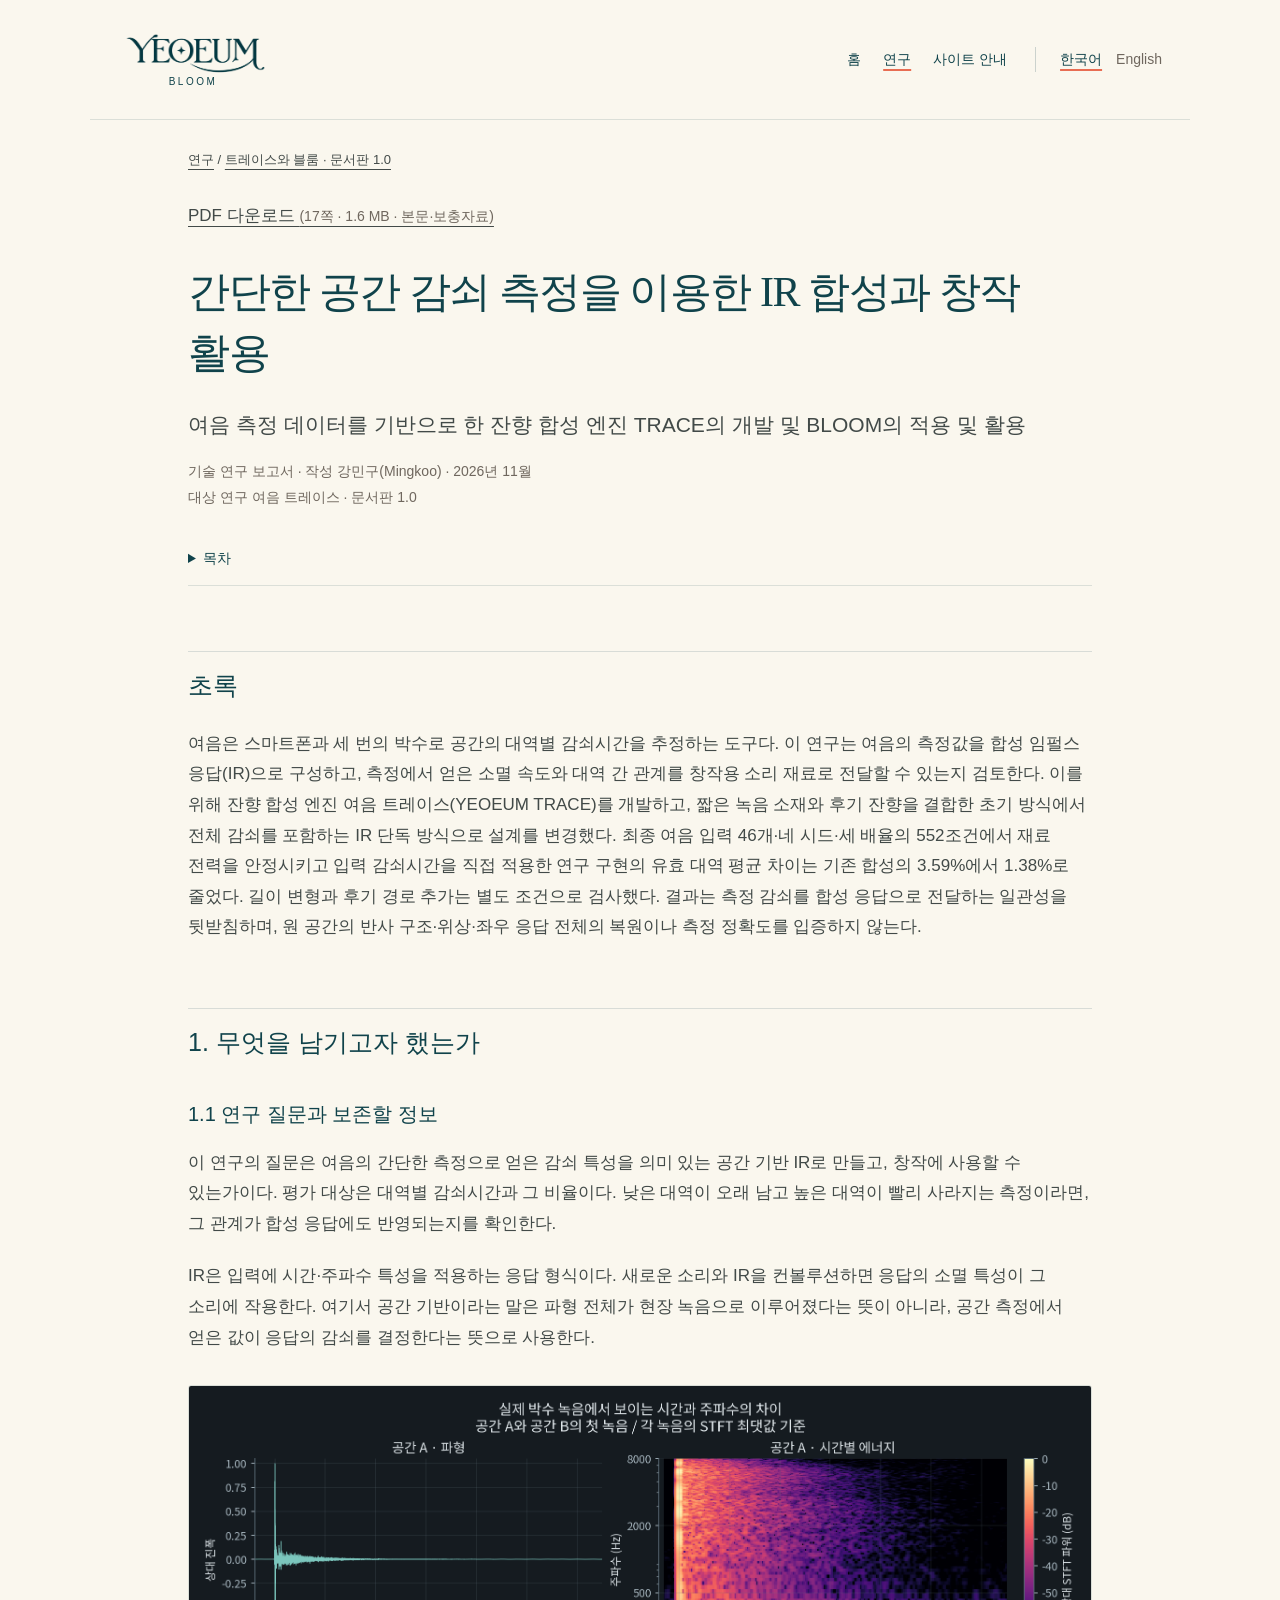
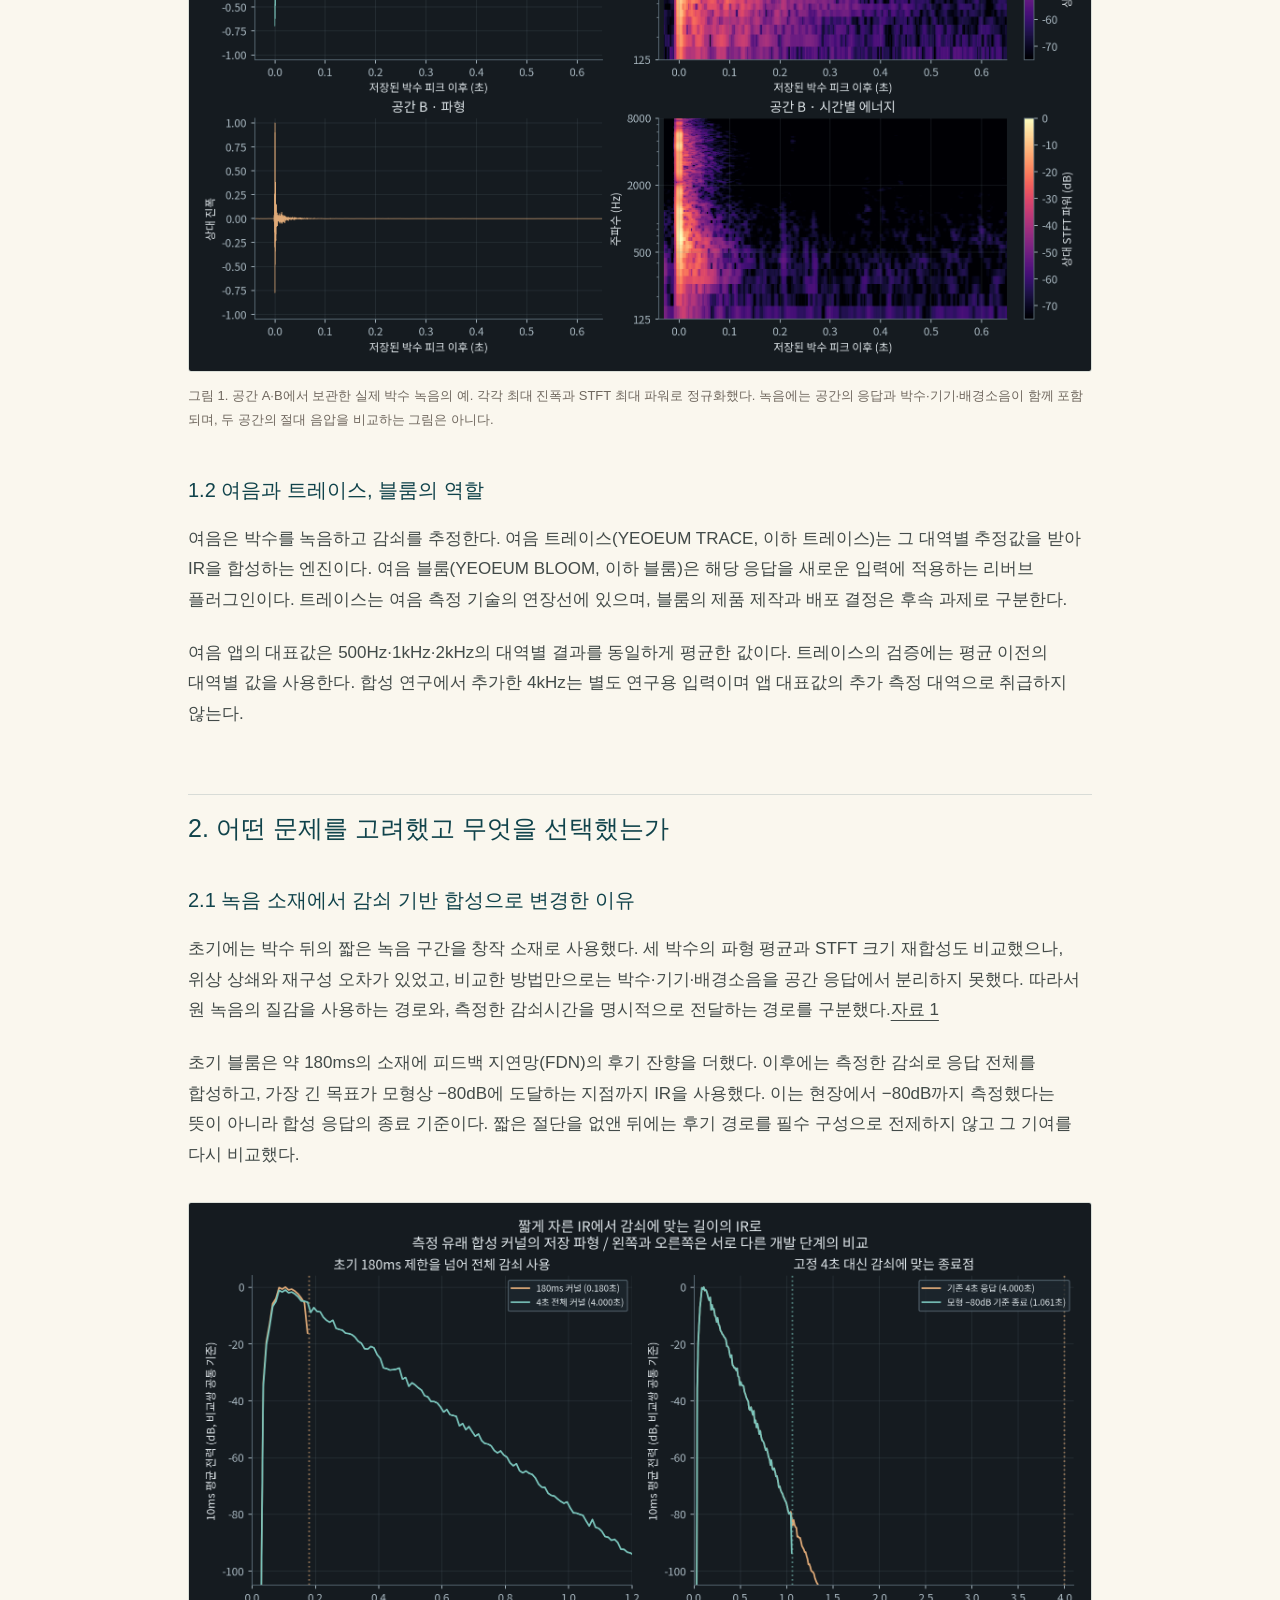
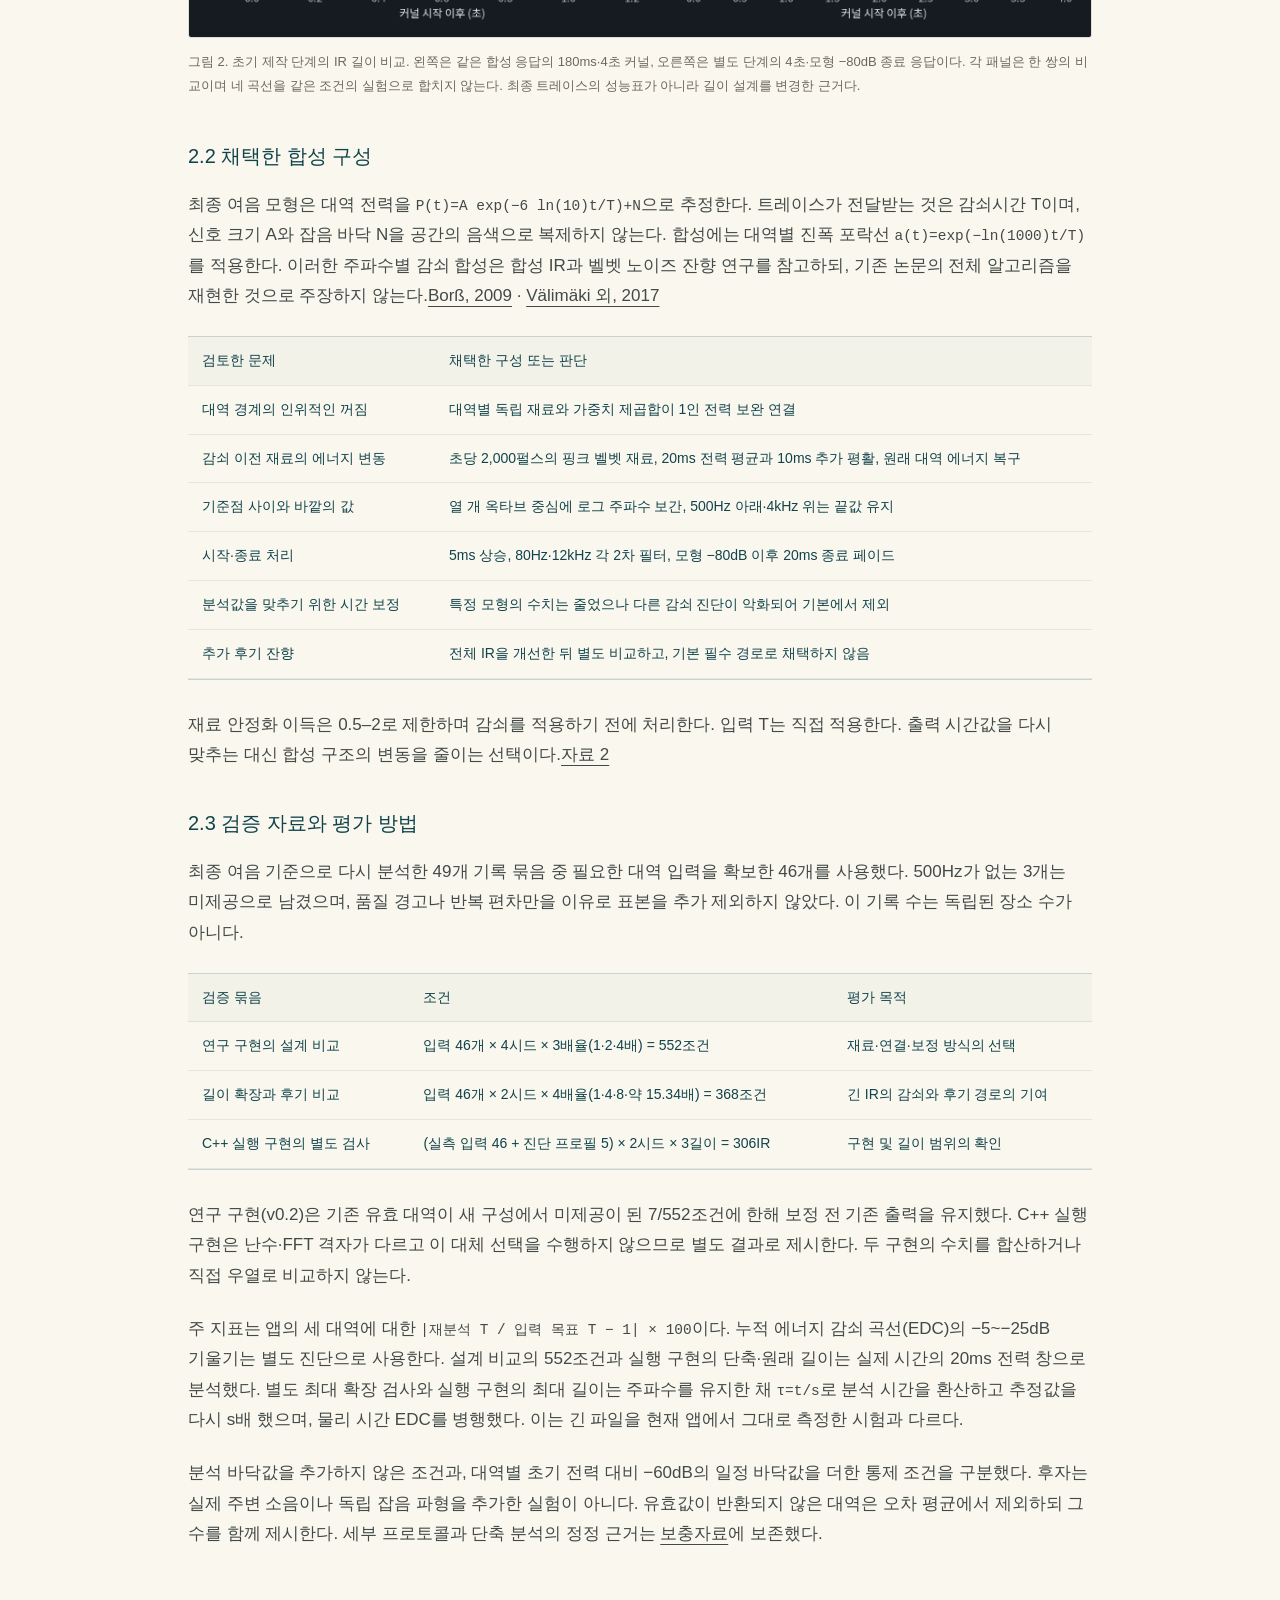
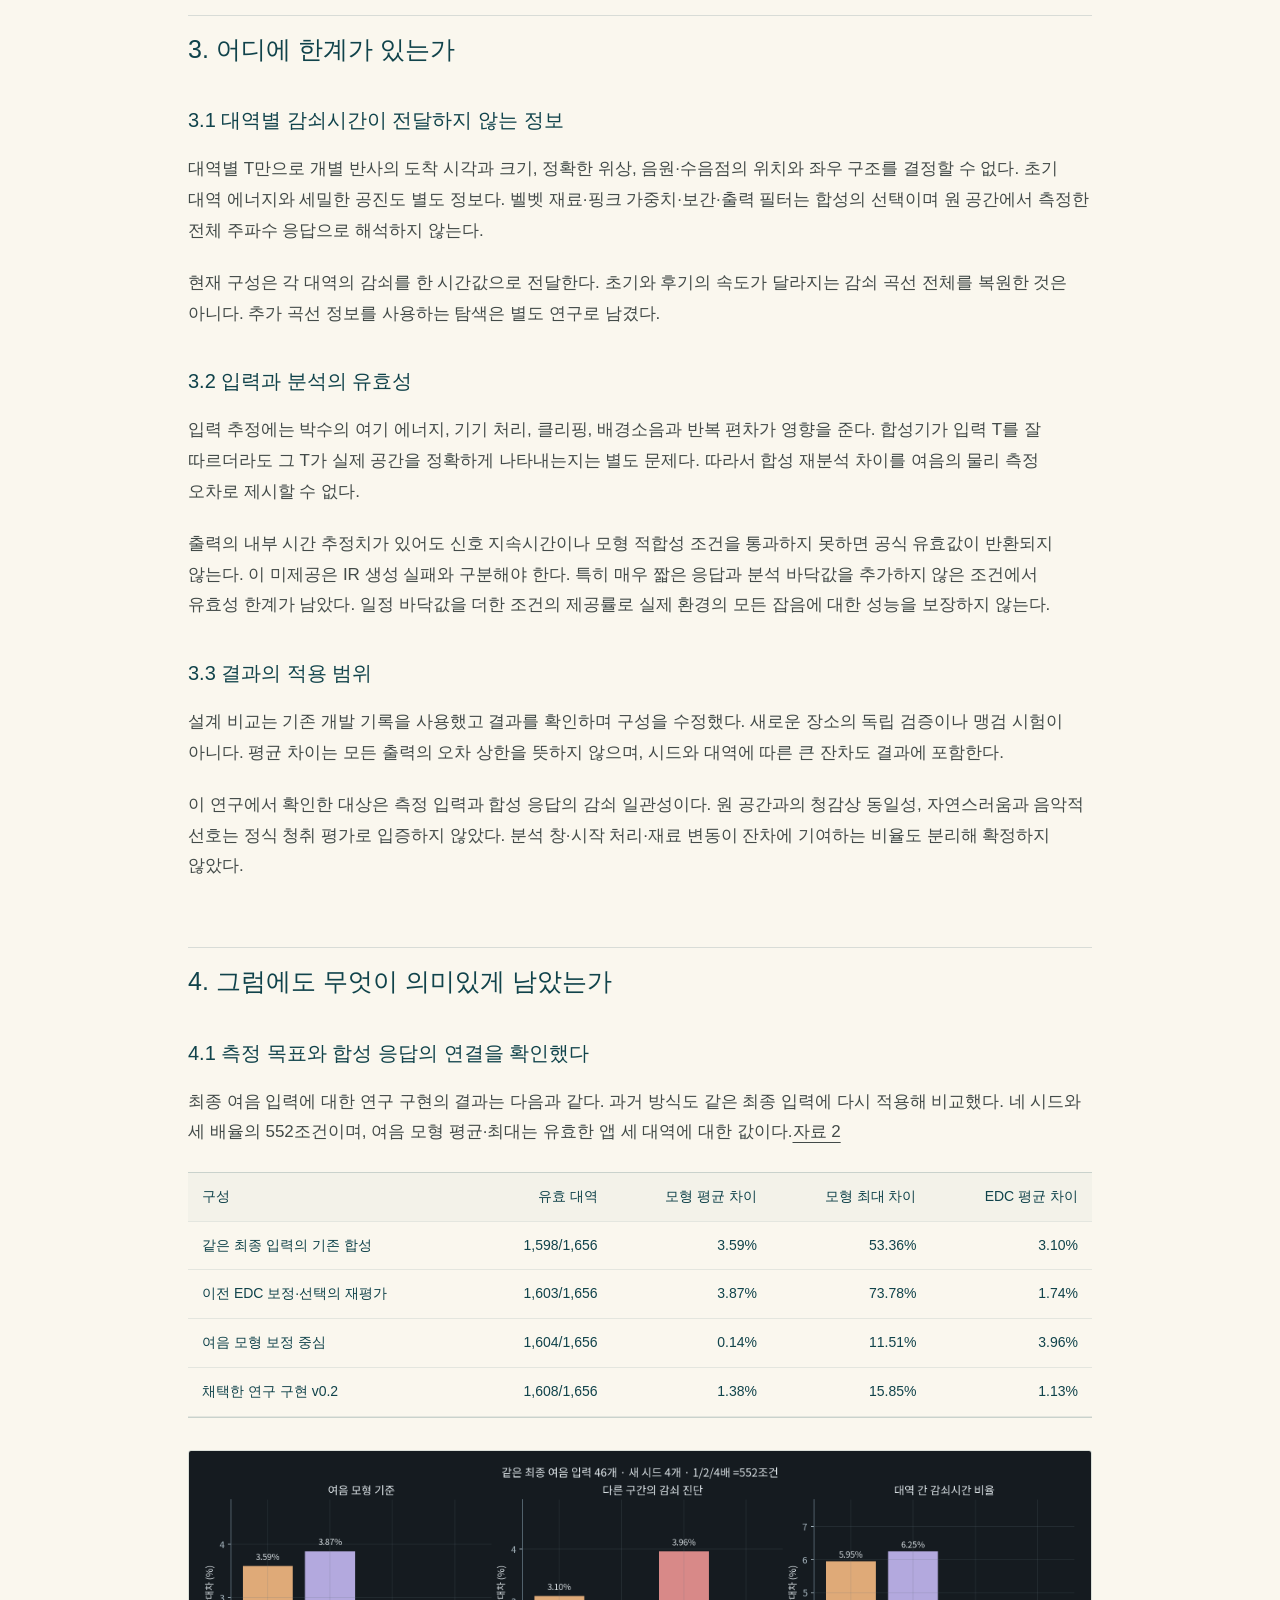
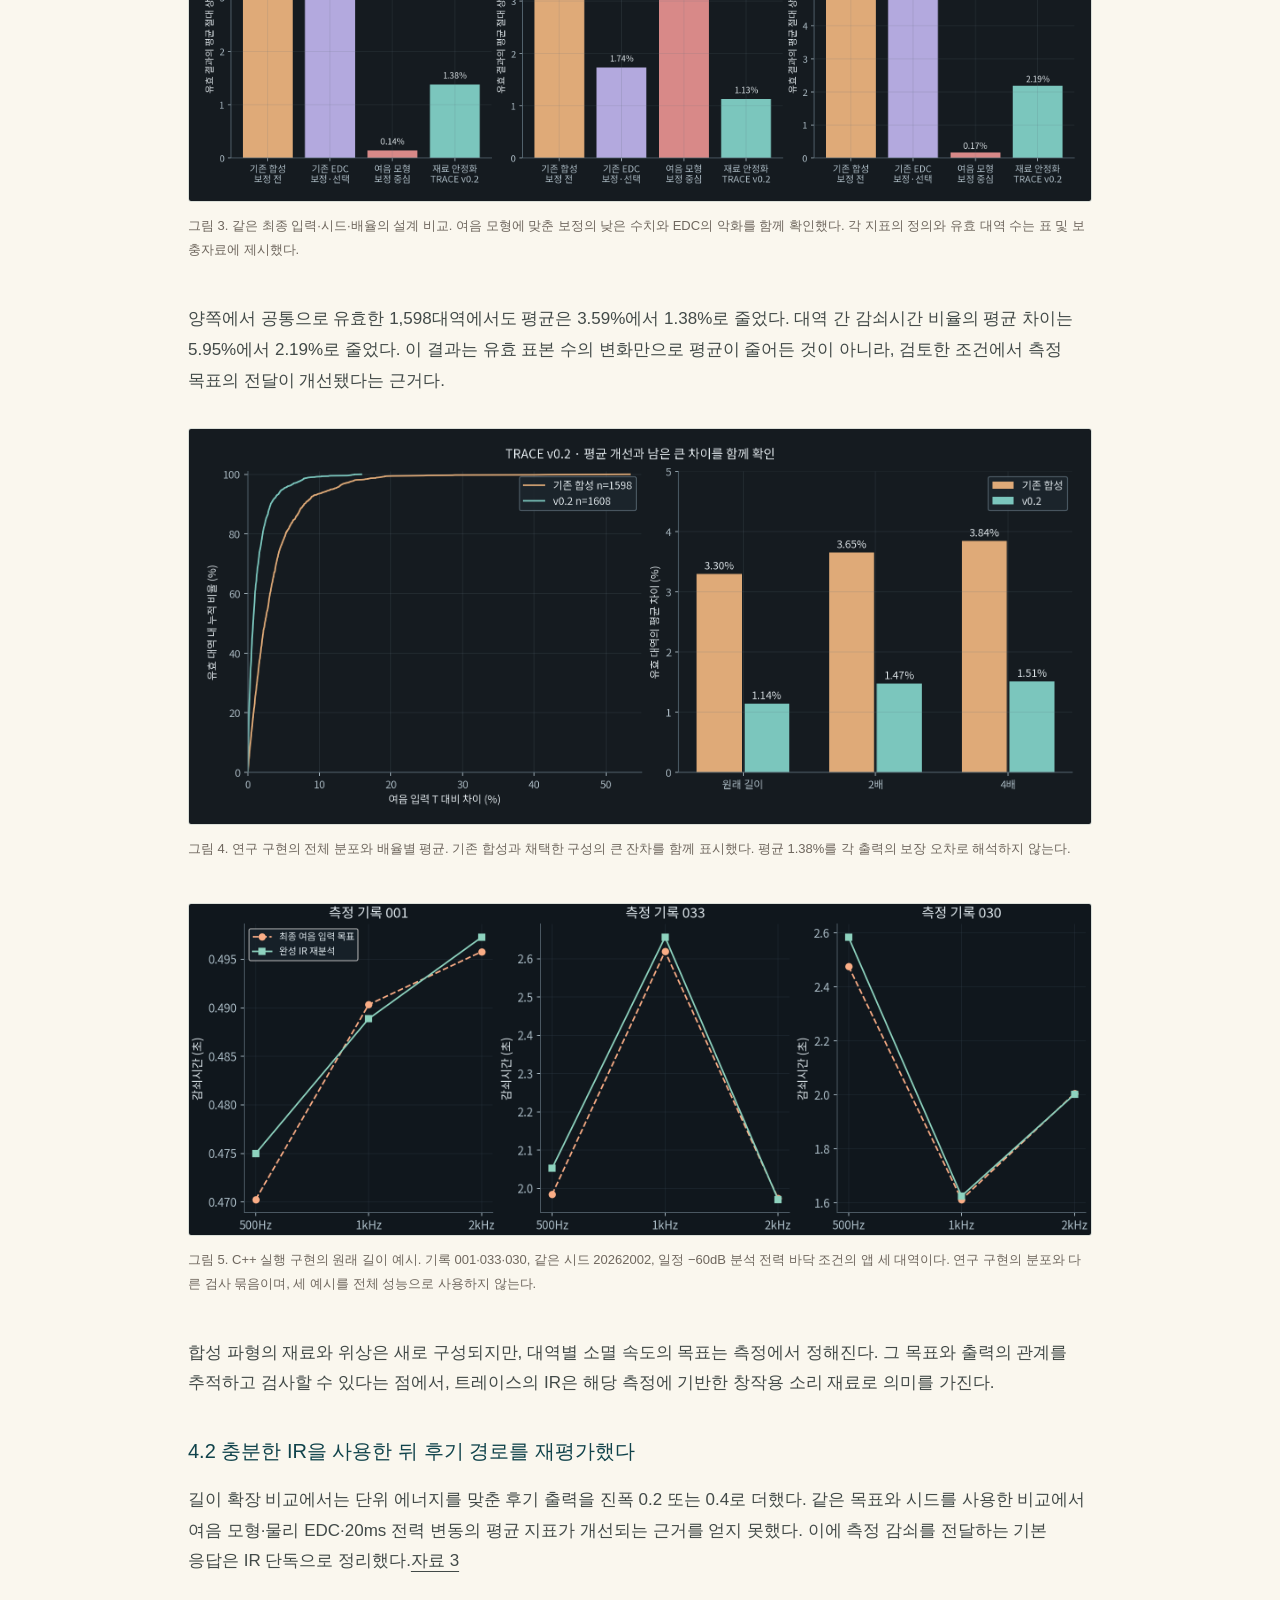
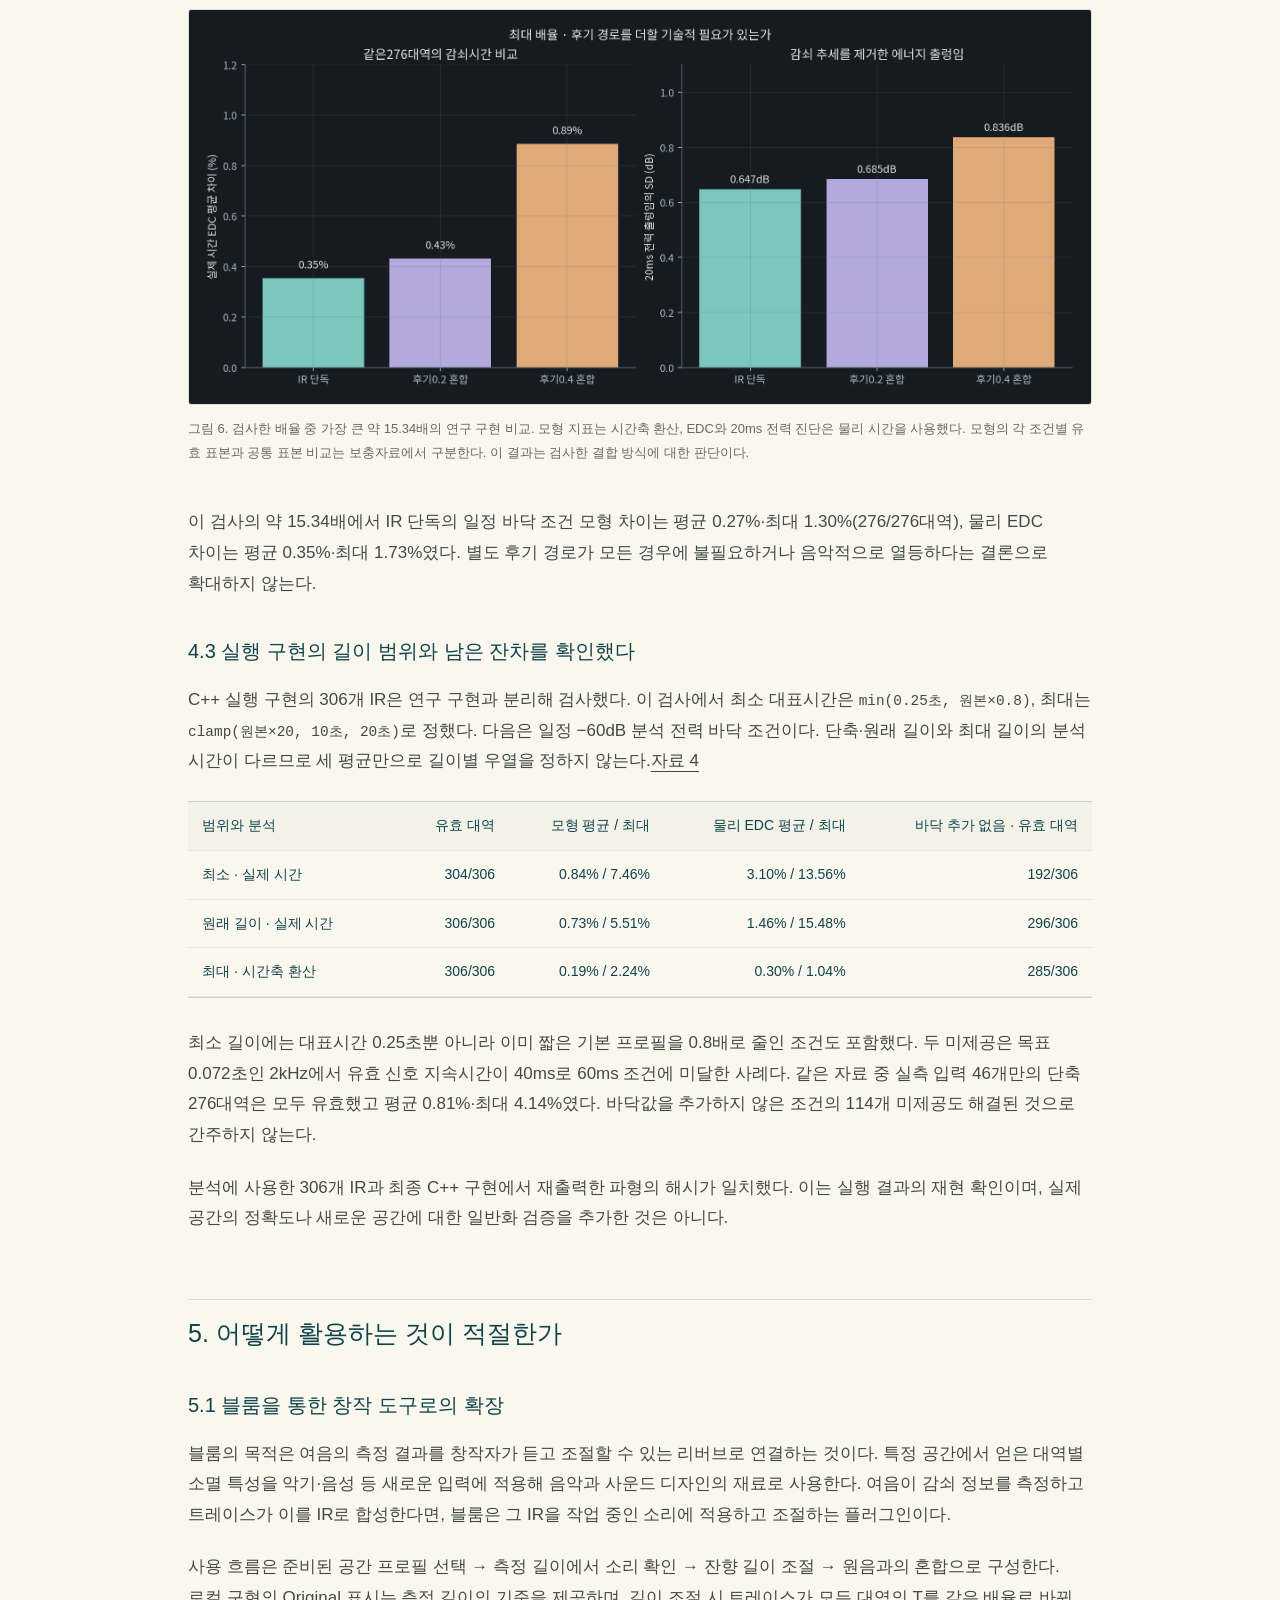
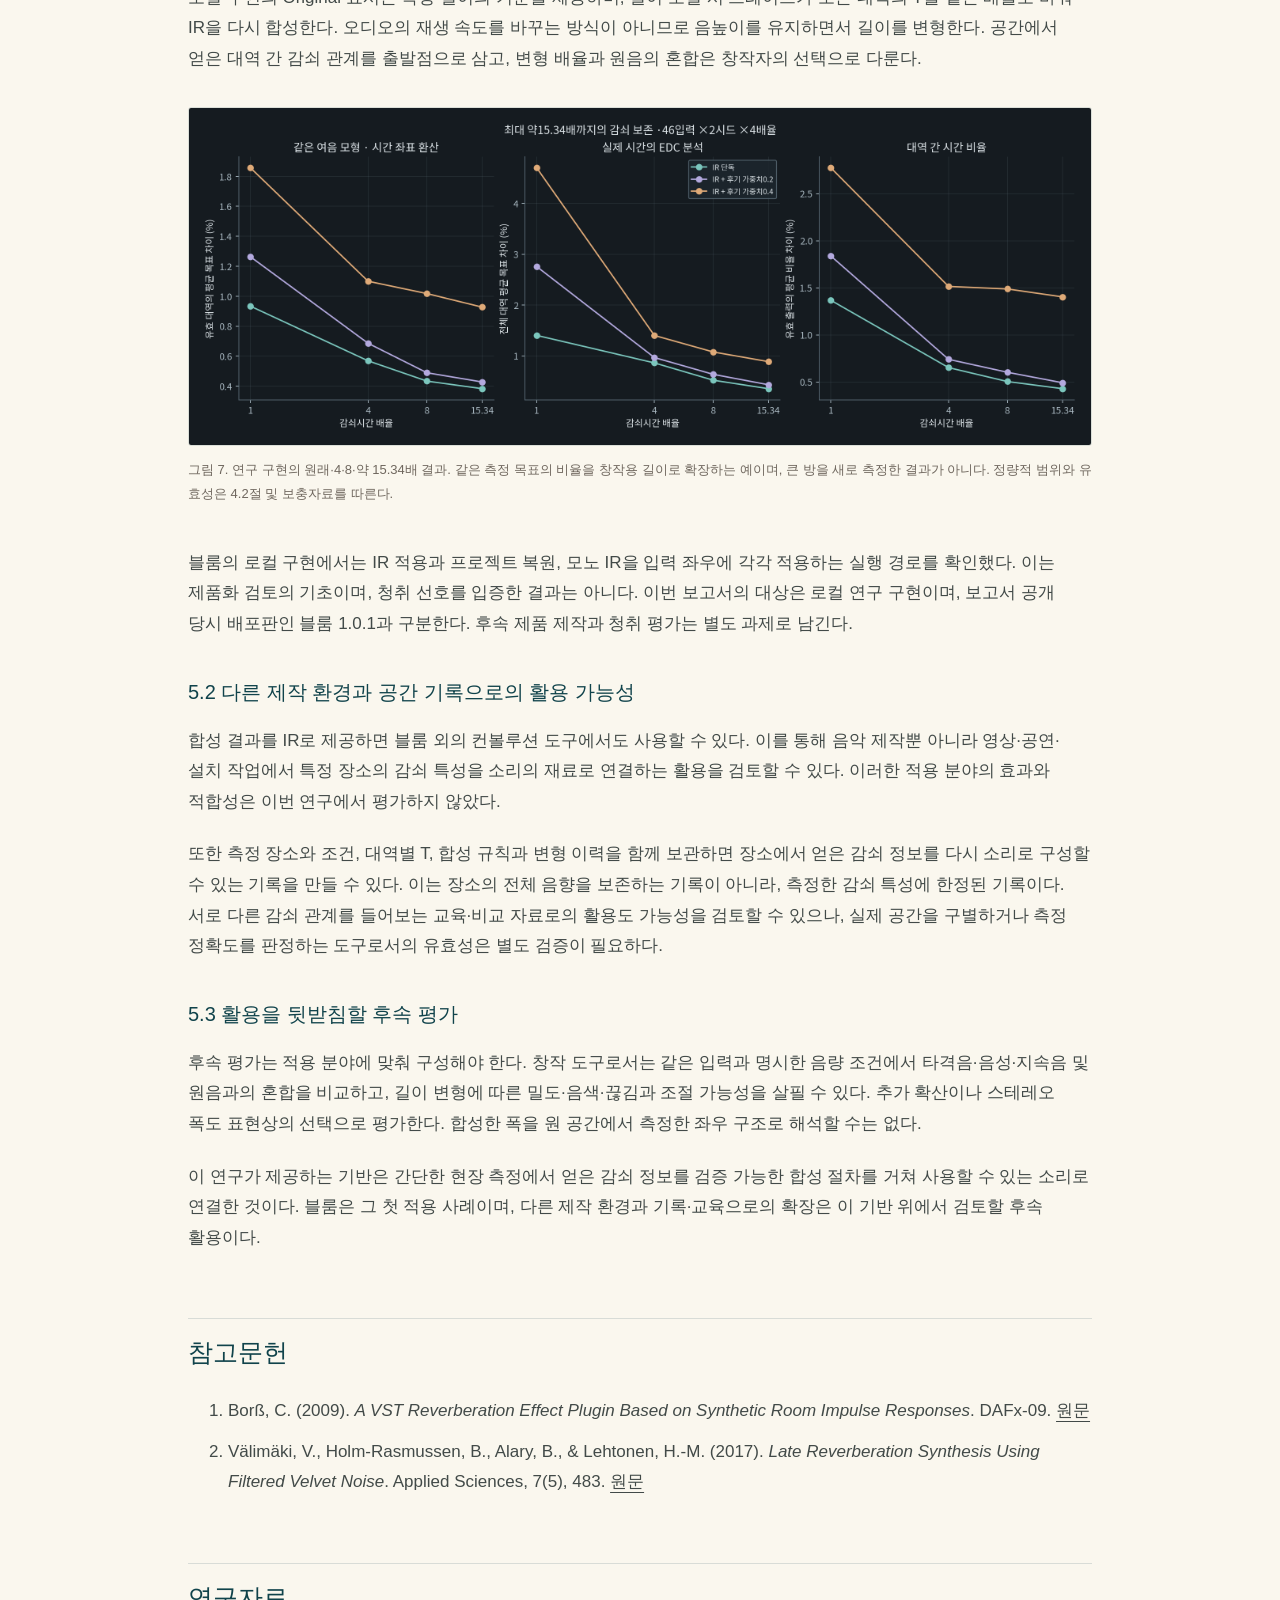
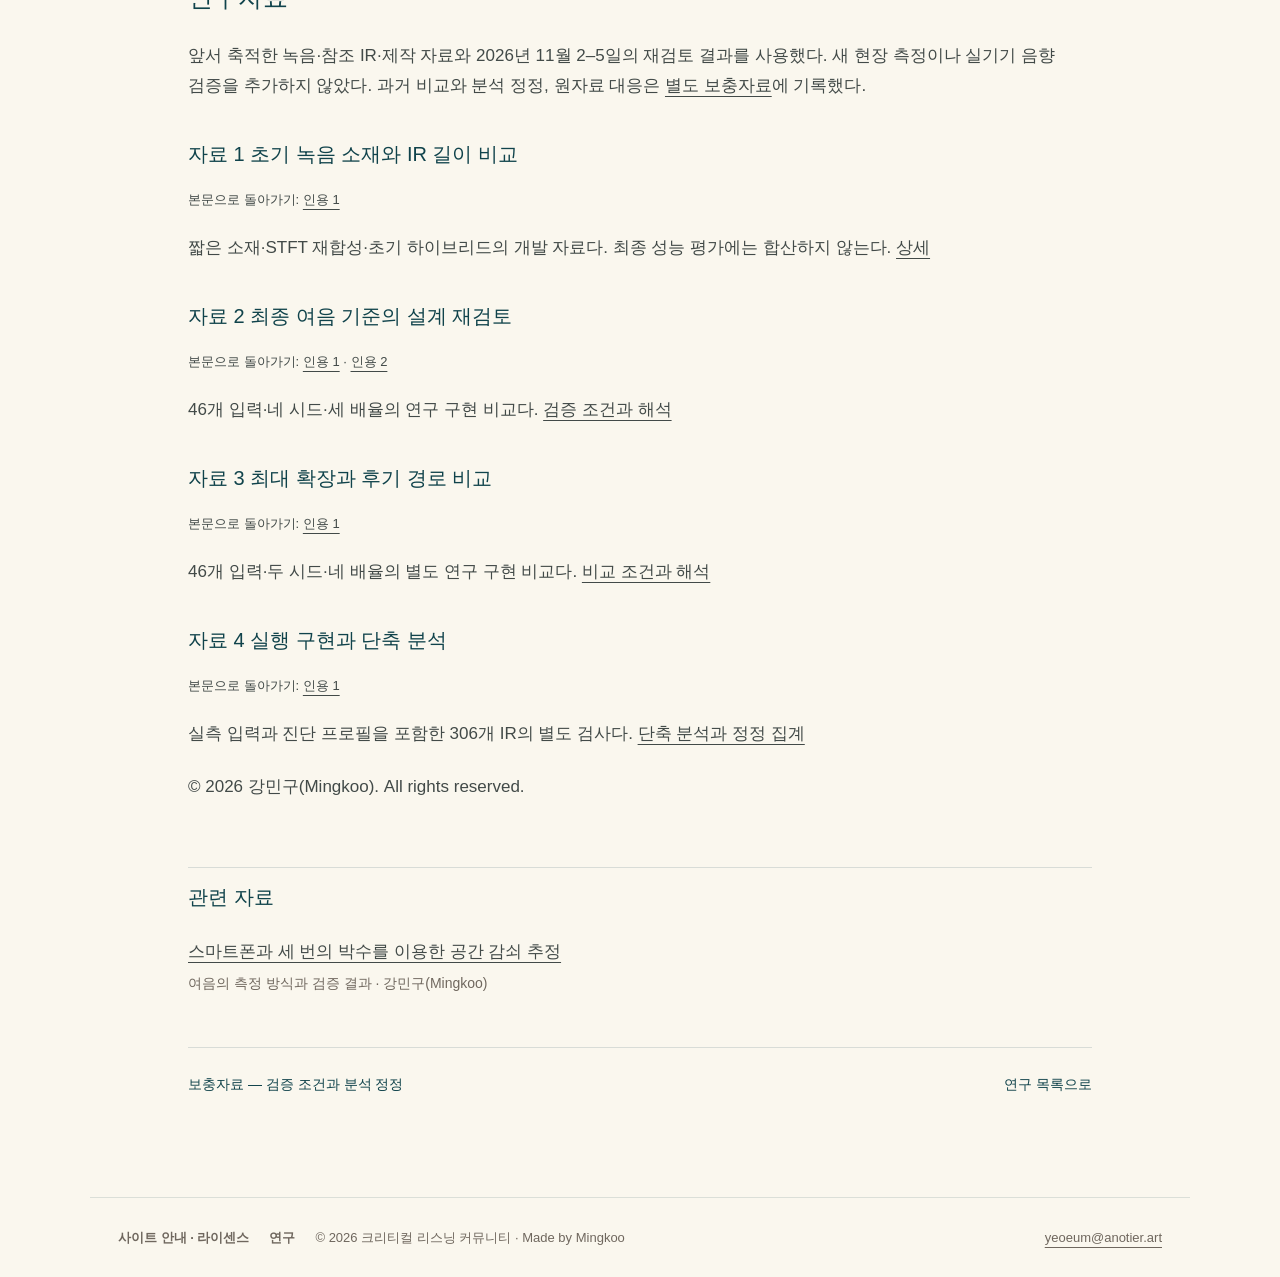
<file: research/trace-bloom-1.0.html>
<!doctype html><html lang="ko"><head><meta charset="utf-8"><meta name="viewport" content="width=device-width,initial-scale=1"><title>간단한 공간 감쇠 측정을 이용한 IR 합성과 창작 활용 — YEOEUM BLOOM</title><meta name="author" content="강민구(Mingkoo)"><meta name="description" content="여음 측정 데이터를 기반으로 한 잔향 합성 엔진 TRACE의 개발 및 BLOOM의 적용과 활용에 관한 기술 연구 보고서."><link rel="canonical" href="https://yeoeumbloom.anotier.art/research/trace-bloom-1.0.html"><link rel="stylesheet" href="site.css?v=20261105"><link rel="stylesheet" href="research.css?v=20261105"></head><body><a class="skip" href="#main">본문으로</a><header><a class="brand" href="../index.html" aria-label="YEOEUM BLOOM 홈"><img src="../assets/wordmark.webp" alt="YEOEUM" width="150" height="50"><span class="bloom-label">BLOOM</span></a><div class="header-nav"><nav aria-label="주 메뉴"><a href="../index.html">홈</a><a href="index.html" aria-current="page">연구</a><a href="../notices.html">사이트 안내</a></nav><nav class="languages" aria-label="Language"><a href="index.html" lang="ko" aria-current="page">한국어</a><a href="index.en.html" lang="en">English</a></nav></div></header><main id="main" class="report"><p class="breadcrumb"><a href="index.html">연구</a> / <a href="trace-bloom-1.0.html">트레이스와 블룸 · 문서판 1.0</a></p><p class="report-download"><a class="read-report" href="YEOEUM-TRACE-BLOOM-report.pdf" download>PDF 다운로드 <span class="entry-meta">(17쪽 · 1.6 MB · 본문·보충자료)</span></a></p><article><h1 id="간단한-공간-감쇠-측정을-이용한-ir-합성과-창작-활용">간단한 공간 감쇠 측정을 이용한 IR 합성과 창작 활용</h1>
<p>여음 측정 데이터를 기반으로 한 잔향 합성 엔진 TRACE의 개발 및 BLOOM의 적용 및 활용</p>
<p>기술 연구 보고서 · 작성 강민구(Mingkoo) · 2026년 11월<br>
대상 연구 여음 트레이스 · 문서판 1.0</p>
<details class="report-toc"><summary>목차</summary><nav aria-label="보고서 목차"><ol role="list" style="list-style:none;padding-left:0"><li><a href="#1-무엇을-남기고자-했는가">1. 무엇을 남기고자 했는가</a></li><li><a href="#2-어떤-문제를-고려했고-무엇을-선택했는가">2. 어떤 문제를 고려했고 무엇을 선택했는가</a></li><li><a href="#3-어디에-한계가-있는가">3. 어디에 한계가 있는가</a></li><li><a href="#4-그럼에도-무엇이-의미있게-남았는가">4. 그럼에도 무엇이 의미있게 남았는가</a></li><li><a href="#5-어떻게-활용하는-것이-적절한가">5. 어떻게 활용하는 것이 적절한가</a></li></ol></nav></details><h2 id="초록">초록</h2>
<p>여음은 스마트폰과 세 번의 박수로 공간의 대역별 감쇠시간을 추정하는 도구다. 이 연구는 여음의 측정값을 합성 임펄스 응답(IR)으로 구성하고, 측정에서 얻은 소멸 속도와 대역 간 관계를 창작용 소리 재료로 전달할 수 있는지 검토한다. 이를 위해 잔향 합성 엔진 여음 트레이스(YEOEUM TRACE)를 개발하고, 짧은 녹음 소재와 후기 잔향을 결합한 초기 방식에서 전체 감쇠를 포함하는 IR 단독 방식으로 설계를 변경했다. 최종 여음 입력 46개·네 시드·세 배율의 552조건에서 재료 전력을 안정시키고 입력 감쇠시간을 직접 적용한 연구 구현의 유효 대역 평균 차이는 기존 합성의 3.59%에서 1.38%로 줄었다. 길이 변형과 후기 경로 추가는 별도 조건으로 검사했다. 결과는 측정 감쇠를 합성 응답으로 전달하는 일관성을 뒷받침하며, 원 공간의 반사 구조·위상·좌우 응답 전체의 복원이나 측정 정확도를 입증하지 않는다.</p>
<h2 id="1-무엇을-남기고자-했는가">1. 무엇을 남기고자 했는가</h2>
<h3 id="11-연구-질문과-보존할-정보">1.1 연구 질문과 보존할 정보</h3>
<p>이 연구의 질문은 여음의 간단한 측정으로 얻은 감쇠 특성을 의미 있는 공간 기반 IR로 만들고, 창작에 사용할 수 있는가이다. 평가 대상은 대역별 감쇠시간과 그 비율이다. 낮은 대역이 오래 남고 높은 대역이 빨리 사라지는 측정이라면, 그 관계가 합성 응답에도 반영되는지를 확인한다.</p>
<p>IR은 입력에 시간·주파수 특성을 적용하는 응답 형식이다. 새로운 소리와 IR을 컨볼루션하면 응답의 소멸 특성이 그 소리에 작용한다. 여기서 공간 기반이라는 말은 파형 전체가 현장 녹음으로 이루어졌다는 뜻이 아니라, 공간 측정에서 얻은 값이 응답의 감쇠를 결정한다는 뜻으로 사용한다.</p>
<figure><a href="figures/01-recorded-claps.png" target="_blank" rel="noopener" aria-label="실제 박수 녹음의 파형과 시간별 에너지 — 원본 크기로 보기"><img src="figures/01-recorded-claps.png" alt="실제 박수 녹음의 파형과 시간별 에너지" loading="lazy" decoding="async"></a><figcaption>그림 1. 공간 A·B에서 보관한 실제 박수 녹음의 예. 각각 최대 진폭과 STFT 최대 파워로 정규화했다. 녹음에는 공간의 응답과 박수·기기·배경소음이 함께 포함되며, 두 공간의 절대 음압을 비교하는 그림은 아니다.</figcaption></figure>
<h3 id="12-여음과-트레이스-블룸의-역할">1.2 여음과 트레이스, 블룸의 역할</h3>
<p>여음은 박수를 녹음하고 감쇠를 추정한다. 여음 트레이스(YEOEUM TRACE, 이하 트레이스)는 그 대역별 추정값을 받아 IR을 합성하는 엔진이다. 여음 블룸(YEOEUM BLOOM, 이하 블룸)은 해당 응답을 새로운 입력에 적용하는 리버브 플러그인이다. 트레이스는 여음 측정 기술의 연장선에 있으며, 블룸의 제품 제작과 배포 결정은 후속 과제로 구분한다.</p>
<p>여음 앱의 대표값은 500Hz·1kHz·2kHz의 대역별 결과를 동일하게 평균한 값이다. 트레이스의 검증에는 평균 이전의 대역별 값을 사용한다. 합성 연구에서 추가한 4kHz는 별도 연구용 입력이며 앱 대표값의 추가 측정 대역으로 취급하지 않는다.</p>
<h2 id="2-어떤-문제를-고려했고-무엇을-선택했는가">2. 어떤 문제를 고려했고 무엇을 선택했는가</h2>
<h3 id="21-녹음-소재에서-감쇠-기반-합성으로-변경한-이유">2.1 녹음 소재에서 감쇠 기반 합성으로 변경한 이유</h3>
<p>초기에는 박수 뒤의 짧은 녹음 구간을 창작 소재로 사용했다. 세 박수의 파형 평균과 STFT 크기 재합성도 비교했으나, 위상 상쇄와 재구성 오차가 있었고, 비교한 방법만으로는 박수·기기·배경소음을 공간 응답에서 분리하지 못했다. 따라서 원 녹음의 질감을 사용하는 경로와, 측정한 감쇠시간을 명시적으로 전달하는 경로를 구분했다.<a id="cite-1-1" href="#source-1">자료 1</a></p>
<p>초기 블룸은 약 180ms의 소재에 피드백 지연망(FDN)의 후기 잔향을 더했다. 이후에는 측정한 감쇠로 응답 전체를 합성하고, 가장 긴 목표가 모형상 −80dB에 도달하는 지점까지 IR을 사용했다. 이는 현장에서 −80dB까지 측정했다는 뜻이 아니라 합성 응답의 종료 기준이다. 짧은 절단을 없앤 뒤에는 후기 경로를 필수 구성으로 전제하지 않고 그 기여를 다시 비교했다.</p>
<figure><a href="figures/13-ir-length-development.png" target="_blank" rel="noopener" aria-label="짧은 소재에서 전체 감쇠를 포함하는 IR로의 변화 — 원본 크기로 보기"><img src="figures/13-ir-length-development.png" alt="짧은 소재에서 전체 감쇠를 포함하는 IR로의 변화" loading="lazy" decoding="async"></a><figcaption>그림 2. 초기 제작 단계의 IR 길이 비교. 왼쪽은 같은 합성 응답의 180ms·4초 커널, 오른쪽은 별도 단계의 4초·모형 −80dB 종료 응답이다. 각 패널은 한 쌍의 비교이며 네 곡선을 같은 조건의 실험으로 합치지 않는다. 최종 트레이스의 성능표가 아니라 길이 설계를 변경한 근거다.</figcaption></figure>
<h3 id="22-채택한-합성-구성">2.2 채택한 합성 구성</h3>
<p>최종 여음 모형은 대역 전력을 <code>P(t)=A exp(−6 ln(10)t/T)+N</code>으로 추정한다. 트레이스가 전달받는 것은 감쇠시간 T이며, 신호 크기 A와 잡음 바닥 N을 공간의 음색으로 복제하지 않는다. 합성에는 대역별 진폭 포락선 <code>a(t)=exp(−ln(1000)t/T)</code>를 적용한다. 이러한 주파수별 감쇠 합성은 합성 IR과 벨벳 노이즈 잔향 연구를 참고하되, 기존 논문의 전체 알고리즘을 재현한 것으로 주장하지 않는다.<a href="https://dafx.de/paper-archive/2009/papers/paper_48.pdf">Borß, 2009</a> · <a href="https://mdpi-res.com/d_attachment/applsci/applsci-07-00483/article_deploy/applsci-07-00483-v2.pdf">Välimäki 외, 2017</a></p>
<div class="table-scroll" role="region" aria-label="표 — 가로로 스크롤할 수 있습니다" tabindex="0"><table>
<thead>
<tr>
<th>검토한 문제</th>
<th>채택한 구성 또는 판단</th>
</tr>
</thead>
<tbody>
<tr>
<td>대역 경계의 인위적인 꺼짐</td>
<td>대역별 독립 재료와 가중치 제곱합이 1인 전력 보완 연결</td>
</tr>
<tr>
<td>감쇠 이전 재료의 에너지 변동</td>
<td>초당 2,000펄스의 핑크 벨벳 재료, 20ms 전력 평균과 10ms 추가 평활, 원래 대역 에너지 복구</td>
</tr>
<tr>
<td>기준점 사이와 바깥의 값</td>
<td>열 개 옥타브 중심에 로그 주파수 보간, 500Hz 아래·4kHz 위는 끝값 유지</td>
</tr>
<tr>
<td>시작·종료 처리</td>
<td>5ms 상승, 80Hz·12kHz 각 2차 필터, 모형 −80dB 이후 20ms 종료 페이드</td>
</tr>
<tr>
<td>분석값을 맞추기 위한 시간 보정</td>
<td>특정 모형의 수치는 줄었으나 다른 감쇠 진단이 악화되어 기본에서 제외</td>
</tr>
<tr>
<td>추가 후기 잔향</td>
<td>전체 IR을 개선한 뒤 별도 비교하고, 기본 필수 경로로 채택하지 않음</td>
</tr>
</tbody>
</table></div>
<p>재료 안정화 이득은 0.5–2로 제한하며 감쇠를 적용하기 전에 처리한다. 입력 T는 직접 적용한다. 출력 시간값을 다시 맞추는 대신 합성 구조의 변동을 줄이는 선택이다.<a id="cite-2-1" href="#source-2">자료 2</a></p>
<h3 id="23-검증-자료와-평가-방법">2.3 검증 자료와 평가 방법</h3>
<p>최종 여음 기준으로 다시 분석한 49개 기록 묶음 중 필요한 대역 입력을 확보한 46개를 사용했다. 500Hz가 없는 3개는 미제공으로 남겼으며, 품질 경고나 반복 편차만을 이유로 표본을 추가 제외하지 않았다. 이 기록 수는 독립된 장소 수가 아니다.</p>
<div class="table-scroll" role="region" aria-label="표 — 가로로 스크롤할 수 있습니다" tabindex="0"><table>
<thead>
<tr>
<th>검증 묶음</th>
<th>조건</th>
<th>평가 목적</th>
</tr>
</thead>
<tbody>
<tr>
<td>연구 구현의 설계 비교</td>
<td>입력 46개 × 4시드 × 3배율(1·2·4배) = 552조건</td>
<td>재료·연결·보정 방식의 선택</td>
</tr>
<tr>
<td>길이 확장과 후기 비교</td>
<td>입력 46개 × 2시드 × 4배율(1·4·8·약 15.34배) = 368조건</td>
<td>긴 IR의 감쇠와 후기 경로의 기여</td>
</tr>
<tr>
<td>C++ 실행 구현의 별도 검사</td>
<td>(실측 입력 46 + 진단 프로필 5) × 2시드 × 3길이 = 306IR</td>
<td>구현 및 길이 범위의 확인</td>
</tr>
</tbody>
</table></div>
<p>연구 구현(v0.2)은 기존 유효 대역이 새 구성에서 미제공이 된 7/552조건에 한해 보정 전 기존 출력을 유지했다. C++ 실행 구현은 난수·FFT 격자가 다르고 이 대체 선택을 수행하지 않으므로 별도 결과로 제시한다. 두 구현의 수치를 합산하거나 직접 우열로 비교하지 않는다.</p>
<p>주 지표는 앱의 세 대역에 대한 <code>|재분석 T / 입력 목표 T − 1| × 100</code>이다. 누적 에너지 감쇠 곡선(EDC)의 −5~−25dB 기울기는 별도 진단으로 사용한다. 설계 비교의 552조건과 실행 구현의 단축·원래 길이는 실제 시간의 20ms 전력 창으로 분석했다. 별도 최대 확장 검사와 실행 구현의 최대 길이는 주파수를 유지한 채 <code>τ=t/s</code>로 분석 시간을 환산하고 추정값을 다시 s배 했으며, 물리 시간 EDC를 병행했다. 이는 긴 파일을 현재 앱에서 그대로 측정한 시험과 다르다.</p>
<p>분석 바닥값을 추가하지 않은 조건과, 대역별 초기 전력 대비 −60dB의 일정 바닥값을 더한 통제 조건을 구분했다. 후자는 실제 주변 소음이나 독립 잡음 파형을 추가한 실험이 아니다. 유효값이 반환되지 않은 대역은 오차 평균에서 제외하되 그 수를 함께 제시한다. 세부 프로토콜과 단축 분석의 정정 근거는 <a href="trace-bloom-1.0-supplement.html">보충자료</a>에 보존했다.</p>
<h2 id="3-어디에-한계가-있는가">3. 어디에 한계가 있는가</h2>
<h3 id="31-대역별-감쇠시간이-전달하지-않는-정보">3.1 대역별 감쇠시간이 전달하지 않는 정보</h3>
<p>대역별 T만으로 개별 반사의 도착 시각과 크기, 정확한 위상, 음원·수음점의 위치와 좌우 구조를 결정할 수 없다. 초기 대역 에너지와 세밀한 공진도 별도 정보다. 벨벳 재료·핑크 가중치·보간·출력 필터는 합성의 선택이며 원 공간에서 측정한 전체 주파수 응답으로 해석하지 않는다.</p>
<p>현재 구성은 각 대역의 감쇠를 한 시간값으로 전달한다. 초기와 후기의 속도가 달라지는 감쇠 곡선 전체를 복원한 것은 아니다. 추가 곡선 정보를 사용하는 탐색은 별도 연구로 남겼다.</p>
<h3 id="32-입력과-분석의-유효성">3.2 입력과 분석의 유효성</h3>
<p>입력 추정에는 박수의 여기 에너지, 기기 처리, 클리핑, 배경소음과 반복 편차가 영향을 준다. 합성기가 입력 T를 잘 따르더라도 그 T가 실제 공간을 정확하게 나타내는지는 별도 문제다. 따라서 합성 재분석 차이를 여음의 물리 측정 오차로 제시할 수 없다.</p>
<p>출력의 내부 시간 추정치가 있어도 신호 지속시간이나 모형 적합성 조건을 통과하지 못하면 공식 유효값이 반환되지 않는다. 이 미제공은 IR 생성 실패와 구분해야 한다. 특히 매우 짧은 응답과 분석 바닥값을 추가하지 않은 조건에서 유효성 한계가 남았다. 일정 바닥값을 더한 조건의 제공률로 실제 환경의 모든 잡음에 대한 성능을 보장하지 않는다.</p>
<h3 id="33-결과의-적용-범위">3.3 결과의 적용 범위</h3>
<p>설계 비교는 기존 개발 기록을 사용했고 결과를 확인하며 구성을 수정했다. 새로운 장소의 독립 검증이나 맹검 시험이 아니다. 평균 차이는 모든 출력의 오차 상한을 뜻하지 않으며, 시드와 대역에 따른 큰 잔차도 결과에 포함한다.</p>
<p>이 연구에서 확인한 대상은 측정 입력과 합성 응답의 감쇠 일관성이다. 원 공간과의 청감상 동일성, 자연스러움과 음악적 선호는 정식 청취 평가로 입증하지 않았다. 분석 창·시작 처리·재료 변동이 잔차에 기여하는 비율도 분리해 확정하지 않았다.</p>
<h2 id="4-그럼에도-무엇이-의미있게-남았는가">4. 그럼에도 무엇이 의미있게 남았는가</h2>
<h3 id="41-측정-목표와-합성-응답의-연결을-확인했다">4.1 측정 목표와 합성 응답의 연결을 확인했다</h3>
<p>최종 여음 입력에 대한 연구 구현의 결과는 다음과 같다. 과거 방식도 같은 최종 입력에 다시 적용해 비교했다. 네 시드와 세 배율의 552조건이며, 여음 모형 평균·최대는 유효한 앱 세 대역에 대한 값이다.<a id="cite-2-2" href="#source-2">자료 2</a></p>
<div class="table-scroll" role="region" aria-label="표 — 가로로 스크롤할 수 있습니다" tabindex="0"><table>
<thead>
<tr>
<th>구성</th>
<th style="text-align:right">유효 대역</th>
<th style="text-align:right">모형 평균 차이</th>
<th style="text-align:right">모형 최대 차이</th>
<th style="text-align:right">EDC 평균 차이</th>
</tr>
</thead>
<tbody>
<tr>
<td>같은 최종 입력의 기존 합성</td>
<td style="text-align:right">1,598/1,656</td>
<td style="text-align:right">3.59%</td>
<td style="text-align:right">53.36%</td>
<td style="text-align:right">3.10%</td>
</tr>
<tr>
<td>이전 EDC 보정·선택의 재평가</td>
<td style="text-align:right">1,603/1,656</td>
<td style="text-align:right">3.87%</td>
<td style="text-align:right">73.78%</td>
<td style="text-align:right">1.74%</td>
</tr>
<tr>
<td>여음 모형 보정 중심</td>
<td style="text-align:right">1,604/1,656</td>
<td style="text-align:right">0.14%</td>
<td style="text-align:right">11.51%</td>
<td style="text-align:right">3.96%</td>
</tr>
<tr>
<td>채택한 연구 구현 v0.2</td>
<td style="text-align:right">1,608/1,656</td>
<td style="text-align:right">1.38%</td>
<td style="text-align:right">15.85%</td>
<td style="text-align:right">1.13%</td>
</tr>
</tbody>
</table></div>
<figure><a href="figures/19-final-stages.png" target="_blank" rel="noopener" aria-label="같은 최종 입력을 사용한 설계 비교 — 원본 크기로 보기"><img src="figures/19-final-stages.png" alt="같은 최종 입력을 사용한 설계 비교" loading="lazy" decoding="async"></a><figcaption>그림 3. 같은 최종 입력·시드·배율의 설계 비교. 여음 모형에 맞춘 보정의 낮은 수치와 EDC의 악화를 함께 확인했다. 각 지표의 정의와 유효 대역 수는 표 및 보충자료에 제시했다.</figcaption></figure>
<p>양쪽에서 공통으로 유효한 1,598대역에서도 평균은 3.59%에서 1.38%로 줄었다. 대역 간 감쇠시간 비율의 평균 차이는 5.95%에서 2.19%로 줄었다. 이 결과는 유효 표본 수의 변화만으로 평균이 줄어든 것이 아니라, 검토한 조건에서 측정 목표의 전달이 개선됐다는 근거다.</p>
<figure><a href="figures/20-final-distribution.png" target="_blank" rel="noopener" aria-label="전체 차이 분포와 배율별 결과 — 원본 크기로 보기"><img src="figures/20-final-distribution.png" alt="전체 차이 분포와 배율별 결과" loading="lazy" decoding="async"></a><figcaption>그림 4. 연구 구현의 전체 분포와 배율별 평균. 기존 합성과 채택한 구성의 큰 잔차를 함께 표시했다. 평균 1.38%를 각 출력의 보장 오차로 해석하지 않는다.</figcaption></figure>
<figure><a href="figures/23-final-profile-cases.png" target="_blank" rel="noopener" aria-label="측정 목표와 실행 구현 출력의 대역 관계 — 원본 크기로 보기"><img src="figures/23-final-profile-cases.png" alt="측정 목표와 실행 구현 출력의 대역 관계" loading="lazy" decoding="async"></a><figcaption>그림 5. C++ 실행 구현의 원래 길이 예시. 기록 001·033·030, 같은 시드 20262002, 일정 −60dB 분석 전력 바닥 조건의 앱 세 대역이다. 연구 구현의 분포와 다른 검사 묶음이며, 세 예시를 전체 성능으로 사용하지 않는다.</figcaption></figure>
<p>합성 파형의 재료와 위상은 새로 구성되지만, 대역별 소멸 속도의 목표는 측정에서 정해진다. 그 목표와 출력의 관계를 추적하고 검사할 수 있다는 점에서, 트레이스의 IR은 해당 측정에 기반한 창작용 소리 재료로 의미를 가진다.</p>
<h3 id="42-충분한-ir을-사용한-뒤-후기-경로를-재평가했다">4.2 충분한 IR을 사용한 뒤 후기 경로를 재평가했다</h3>
<p>길이 확장 비교에서는 단위 에너지를 맞춘 후기 출력을 진폭 0.2 또는 0.4로 더했다. 같은 목표와 시드를 사용한 비교에서 여음 모형·물리 EDC·20ms 전력 변동의 평균 지표가 개선되는 근거를 얻지 못했다. 이에 측정 감쇠를 전달하는 기본 응답은 IR 단독으로 정리했다.<a id="cite-3-1" href="#source-3">자료 3</a></p>
<figure><a href="figures/24-final-late-comparison.png" target="_blank" rel="noopener" aria-label="최대 확장에서 IR 단독과 후기 결합의 비교 — 원본 크기로 보기"><img src="figures/24-final-late-comparison.png" alt="최대 확장에서 IR 단독과 후기 결합의 비교" loading="lazy" decoding="async"></a><figcaption>그림 6. 검사한 배율 중 가장 큰 약 15.34배의 연구 구현 비교. 모형 지표는 시간축 환산, EDC와 20ms 전력 진단은 물리 시간을 사용했다. 모형의 각 조건별 유효 표본과 공통 표본 비교는 보충자료에서 구분한다. 이 결과는 검사한 결합 방식에 대한 판단이다.</figcaption></figure>
<p>이 검사의 약 15.34배에서 IR 단독의 일정 바닥 조건 모형 차이는 평균 0.27%·최대 1.30%(276/276대역), 물리 EDC 차이는 평균 0.35%·최대 1.73%였다. 별도 후기 경로가 모든 경우에 불필요하거나 음악적으로 열등하다는 결론으로 확대하지 않는다.</p>
<h3 id="43-실행-구현의-길이-범위와-남은-잔차를-확인했다">4.3 실행 구현의 길이 범위와 남은 잔차를 확인했다</h3>
<p>C++ 실행 구현의 306개 IR은 연구 구현과 분리해 검사했다. 이 검사에서 최소 대표시간은 <code>min(0.25초, 원본×0.8)</code>, 최대는 <code>clamp(원본×20, 10초, 20초)</code>로 정했다. 다음은 일정 −60dB 분석 전력 바닥 조건이다. 단축·원래 길이와 최대 길이의 분석 시간이 다르므로 세 평균만으로 길이별 우열을 정하지 않는다.<a id="cite-4-1" href="#source-4">자료 4</a></p>
<div class="table-scroll" role="region" aria-label="표 — 가로로 스크롤할 수 있습니다" tabindex="0"><table>
<thead>
<tr>
<th>범위와 분석</th>
<th style="text-align:right">유효 대역</th>
<th style="text-align:right">모형 평균 / 최대</th>
<th style="text-align:right">물리 EDC 평균 / 최대</th>
<th style="text-align:right">바닥 추가 없음 · 유효 대역</th>
</tr>
</thead>
<tbody>
<tr>
<td>최소 · 실제 시간</td>
<td style="text-align:right">304/306</td>
<td style="text-align:right">0.84% / 7.46%</td>
<td style="text-align:right">3.10% / 13.56%</td>
<td style="text-align:right">192/306</td>
</tr>
<tr>
<td>원래 길이 · 실제 시간</td>
<td style="text-align:right">306/306</td>
<td style="text-align:right">0.73% / 5.51%</td>
<td style="text-align:right">1.46% / 15.48%</td>
<td style="text-align:right">296/306</td>
</tr>
<tr>
<td>최대 · 시간축 환산</td>
<td style="text-align:right">306/306</td>
<td style="text-align:right">0.19% / 2.24%</td>
<td style="text-align:right">0.30% / 1.04%</td>
<td style="text-align:right">285/306</td>
</tr>
</tbody>
</table></div>
<p>최소 길이에는 대표시간 0.25초뿐 아니라 이미 짧은 기본 프로필을 0.8배로 줄인 조건도 포함했다. 두 미제공은 목표 0.072초인 2kHz에서 유효 신호 지속시간이 40ms로 60ms 조건에 미달한 사례다. 같은 자료 중 실측 입력 46개만의 단축 276대역은 모두 유효했고 평균 0.81%·최대 4.14%였다. 바닥값을 추가하지 않은 조건의 114개 미제공도 해결된 것으로 간주하지 않는다.</p>
<p>분석에 사용한 306개 IR과 최종 C++ 구현에서 재출력한 파형의 해시가 일치했다. 이는 실행 결과의 재현 확인이며, 실제 공간의 정확도나 새로운 공간에 대한 일반화 검증을 추가한 것은 아니다.</p>
<h2 id="5-어떻게-활용하는-것이-적절한가">5. 어떻게 활용하는 것이 적절한가</h2>
<h3 id="51-블룸을-통한-창작-도구로의-확장">5.1 블룸을 통한 창작 도구로의 확장</h3>
<p>블룸의 목적은 여음의 측정 결과를 창작자가 듣고 조절할 수 있는 리버브로 연결하는 것이다. 특정 공간에서 얻은 대역별 소멸 특성을 악기·음성 등 새로운 입력에 적용해 음악과 사운드 디자인의 재료로 사용한다. 여음이 감쇠 정보를 측정하고 트레이스가 이를 IR로 합성한다면, 블룸은 그 IR을 작업 중인 소리에 적용하고 조절하는 플러그인이다.</p>
<p>사용 흐름은 준비된 공간 프로필 선택 → 측정 길이에서 소리 확인 → 잔향 길이 조절 → 원음과의 혼합으로 구성한다. 로컬 구현의 Original 표시는 측정 길이의 기준을 제공하며, 길이 조절 시 트레이스가 모든 대역의 T를 같은 배율로 바꿔 IR을 다시 합성한다. 오디오의 재생 속도를 바꾸는 방식이 아니므로 음높이를 유지하면서 길이를 변형한다. 공간에서 얻은 대역 간 감쇠 관계를 출발점으로 삼고, 변형 배율과 원음의 혼합은 창작자의 선택으로 다룬다.</p>
<figure><a href="figures/25-final-scale-preservation.png" target="_blank" rel="noopener" aria-label="측정 관계를 바탕으로 한 길이 확장 — 원본 크기로 보기"><img src="figures/25-final-scale-preservation.png" alt="측정 관계를 바탕으로 한 길이 확장" loading="lazy" decoding="async"></a><figcaption>그림 7. 연구 구현의 원래·4·8·약 15.34배 결과. 같은 측정 목표의 비율을 창작용 길이로 확장하는 예이며, 큰 방을 새로 측정한 결과가 아니다. 정량적 범위와 유효성은 4.2절 및 보충자료를 따른다.</figcaption></figure>
<p>블룸의 로컬 구현에서는 IR 적용과 프로젝트 복원, 모노 IR을 입력 좌우에 각각 적용하는 실행 경로를 확인했다. 이는 제품화 검토의 기초이며, 청취 선호를 입증한 결과는 아니다. 이번 보고서의 대상은 로컬 연구 구현이며, 보고서 공개 당시 배포판인 블룸 1.0.1과 구분한다. 후속 제품 제작과 청취 평가는 별도 과제로 남긴다.</p>
<h3 id="52-다른-제작-환경과-공간-기록으로의-활용-가능성">5.2 다른 제작 환경과 공간 기록으로의 활용 가능성</h3>
<p>합성 결과를 IR로 제공하면 블룸 외의 컨볼루션 도구에서도 사용할 수 있다. 이를 통해 음악 제작뿐 아니라 영상·공연·설치 작업에서 특정 장소의 감쇠 특성을 소리의 재료로 연결하는 활용을 검토할 수 있다. 이러한 적용 분야의 효과와 적합성은 이번 연구에서 평가하지 않았다.</p>
<p>또한 측정 장소와 조건, 대역별 T, 합성 규칙과 변형 이력을 함께 보관하면 장소에서 얻은 감쇠 정보를 다시 소리로 구성할 수 있는 기록을 만들 수 있다. 이는 장소의 전체 음향을 보존하는 기록이 아니라, 측정한 감쇠 특성에 한정된 기록이다. 서로 다른 감쇠 관계를 들어보는 교육·비교 자료로의 활용도 가능성을 검토할 수 있으나, 실제 공간을 구별하거나 측정 정확도를 판정하는 도구로서의 유효성은 별도 검증이 필요하다.</p>
<h3 id="53-활용을-뒷받침할-후속-평가">5.3 활용을 뒷받침할 후속 평가</h3>
<p>후속 평가는 적용 분야에 맞춰 구성해야 한다. 창작 도구로서는 같은 입력과 명시한 음량 조건에서 타격음·음성·지속음 및 원음과의 혼합을 비교하고, 길이 변형에 따른 밀도·음색·끊김과 조절 가능성을 살필 수 있다. 추가 확산이나 스테레오 폭도 표현상의 선택으로 평가한다. 합성한 폭을 원 공간에서 측정한 좌우 구조로 해석할 수는 없다.</p>
<p>이 연구가 제공하는 기반은 간단한 현장 측정에서 얻은 감쇠 정보를 검증 가능한 합성 절차를 거쳐 사용할 수 있는 소리로 연결한 것이다. 블룸은 그 첫 적용 사례이며, 다른 제작 환경과 기록·교육으로의 확장은 이 기반 위에서 검토할 후속 활용이다.</p>
<h2 id="참고문헌">참고문헌</h2>
<ol>
<li>Borß, C. (2009). <em>A VST Reverberation Effect Plugin Based on Synthetic Room Impulse Responses</em>. DAFx-09. <a href="https://dafx.de/paper-archive/2009/papers/paper_48.pdf">원문</a></li>
<li>Välimäki, V., Holm-Rasmussen, B., Alary, B., &amp; Lehtonen, H.-M. (2017). <em>Late Reverberation Synthesis Using Filtered Velvet Noise</em>. Applied Sciences, 7(5), 483. <a href="https://mdpi-res.com/d_attachment/applsci/applsci-07-00483/article_deploy/applsci-07-00483-v2.pdf">원문</a></li>
</ol>
<h2 id="연구자료">연구자료</h2>
<p>앞서 축적한 녹음·참조 IR·제작 자료와 2026년 11월 2–5일의 재검토 결과를 사용했다. 새 현장 측정이나 실기기 음향 검증을 추가하지 않았다. 과거 비교와 분석 정정, 원자료 대응은 <a href="trace-bloom-1.0-supplement.html">별도 보충자료</a>에 기록했다.</p>
<h3 id="source-1">자료 1 초기 녹음 소재와 IR 길이 비교</h3><p class="source-backlinks">본문으로 돌아가기: <a href="#cite-1-1">인용 1</a></p>
<p>짧은 소재·STFT 재합성·초기 하이브리드의 개발 자료다. 최종 성능 평가에는 합산하지 않는다. <a href="trace-bloom-1.0-supplement.html">상세</a></p>
<h3 id="source-2">자료 2 최종 여음 기준의 설계 재검토</h3><p class="source-backlinks">본문으로 돌아가기: <a href="#cite-2-1">인용 1</a> · <a href="#cite-2-2">인용 2</a></p>
<p>46개 입력·네 시드·세 배율의 연구 구현 비교다. <a href="trace-bloom-1.0-supplement.html#data-2">검증 조건과 해석</a></p>
<h3 id="source-3">자료 3 최대 확장과 후기 경로 비교</h3><p class="source-backlinks">본문으로 돌아가기: <a href="#cite-3-1">인용 1</a></p>
<p>46개 입력·두 시드·네 배율의 별도 연구 구현 비교다. <a href="trace-bloom-1.0-supplement.html#data-3">비교 조건과 해석</a></p>
<h3 id="source-4">자료 4 실행 구현과 단축 분석</h3><p class="source-backlinks">본문으로 돌아가기: <a href="#cite-4-1">인용 1</a></p>
<p>실측 입력과 진단 프로필을 포함한 306개 IR의 별도 검사다. <a href="trace-bloom-1.0-supplement.html#data-4">단축 분석과 정정 집계</a></p>
<p>© 2026 강민구(Mingkoo). All rights reserved.</p>
</article><section class="related-research" aria-label="관련 자료"><h2>관련 자료</h2><p><a href="https://yeoeum.anotier.art/research/measurement-1.0.0.html">스마트폰과 세 번의 박수를 이용한 공간 감쇠 추정</a><br><span class="entry-meta">여음의 측정 방식과 검증 결과 · 강민구(Mingkoo)</span></p></section><nav class="report-end" aria-label="보고서 관련 페이지"><a href="trace-bloom-1.0-supplement.html">보충자료 — 검증 조건과 분석 정정</a><a href="index.html">연구 목록으로</a></nav></main><footer><div><a href="../notices.html">사이트 안내 · 라이센스</a><a href="index.html">연구</a><span>© 2026 크리티컬 리스닝 커뮤니티 · Made by Mingkoo</span></div><a href="mailto:yeoeum@anotier.art">yeoeum@anotier.art</a></footer></body></html>
</file>
<file: styles.css>
:root{--header-height:116px;--paper:#f4f1e8;--ink:#234c4d;--body:#435451;--muted:#6c7971;--line:#234c4d30;--rust:#a75f48;--sage:#d6ded2;--serif:Georgia,'Times New Roman',serif;--sans:-apple-system,BlinkMacSystemFont,'Apple SD Gothic Neo','Malgun Gothic',sans-serif}*{box-sizing:border-box}html{scroll-behavior:smooth;scroll-padding-top:calc(var(--header-height) + 24px)}body{margin:0;background:var(--paper);color:var(--ink);font-family:var(--sans);font-size:16px;line-height:1.8;word-break:keep-all;overflow-wrap:break-word}button,a{-webkit-tap-highlight-color:transparent}a{color:inherit;text-decoration:none}button{font:inherit}a:focus-visible,button:focus-visible,summary:focus-visible,[tabindex]:focus-visible{outline:2px solid var(--rust);outline-offset:6px}img{display:block;max-width:100%;height:auto}.wrap{width:min(1180px,calc(100% - 96px));margin-inline:auto}.skip{position:absolute;top:-100px;left:20px;padding:12px 20px;background:var(--ink);color:white;z-index:30}.skip:focus{top:10px}.header-shell{position:sticky;top:0;z-index:20;background:var(--paper)}.site-header{height:var(--header-height);display:flex;justify-content:space-between;align-items:center;border-bottom:1px solid var(--line)}.brand{display:flex;align-items:center;gap:20px;flex-shrink:0}.brand img{width:142px;height:48px;object-fit:contain}.brand span{font-size:23px;font-weight:500;line-height:1;letter-spacing:.14em;border-left:1px solid var(--line);padding-left:20px}.site-header nav{display:flex;gap:36px;align-items:center;font-size:14px}.site-header nav a:hover,.text-link:hover,.contact-links a:hover{text-decoration:underline;text-underline-offset:6px}.nav-download{display:flex;gap:20px}.eyebrow,.section-index{font-size:11px;font-weight:500;letter-spacing:.15em;margin:0;text-transform:uppercase}h1,h2,h3,p{margin-top:0}h1{font-size:clamp(36px,4.8vw,65px);font-weight:400;letter-spacing:-.06em;line-height:1.32;margin:24px 0 0}h2{font-size:clamp(28px,3vw,40px);font-weight:400;letter-spacing:-.045em;line-height:1.5}h3{font-weight:400}.button{display:inline-flex;align-items:center;justify-content:space-between;gap:36px;padding:15px 23px;font-size:14px;border-radius:2px;line-height:1.6;transition:background .2s,color .2s}.button.primary{background:var(--ink);color:#f9f7f0;border:1px solid var(--ink)}.button.primary:hover{background:#356360}.button span{font-size:19px}.micro{font-size:11px;letter-spacing:.035em;margin:10px 0 0;color:var(--muted)}.section-index{color:var(--rust);padding-top:9px}.quiet{color:var(--muted)!important;font-size:14px!important}.controls-section{background:#dce1d660;border-block:1px solid var(--line);padding:85px 0 55px}.section-heading{display:grid;grid-template-columns:1fr 2fr;gap:70px;margin-bottom:50px}.section-heading h2{margin:0}.controls-grid{display:grid;grid-template-columns:repeat(3,1fr);gap:45px}.controls-grid article{border-top:1px solid var(--line);padding-top:32px}.controls-grid .bloom-control{grid-column:1/-1;display:grid;grid-template-columns:1fr 2fr;gap:70px;padding-bottom:25px}.bloom-control>div:last-child{max-width:650px}.control-number{font:italic 15px var(--serif);color:var(--rust);margin-bottom:9px}.controls-grid h3{font-family:var(--serif);font-size:31px;line-height:1.3;margin-bottom:14px}.controls-grid .control-sub{font-size:15px;color:var(--ink);margin-bottom:12px}.controls-grid p:last-child{font-size:14px;line-height:1.9;color:var(--body);margin-bottom:0}.dial-symbol{position:relative;width:66px;height:66px;border:1px solid #234c4d70;border-radius:50%;margin-bottom:28px;background:radial-gradient(circle,var(--paper) 59%,transparent 60%);outline:1px solid #234c4d30;outline-offset:6px}.dial-symbol span{display:block;position:absolute;left:31px;top:9px;height:18px;width:2px;background:var(--ink);transform-origin:1px 24px}.bloom-dial{width:118px;height:118px;justify-self:center;margin-top:22px;border:2px solid #234c4d80;background:radial-gradient(circle,var(--paper) 60%,transparent 61%);outline-offset:12px}.bloom-dial span{left:56px;top:16px;height:30px;transform-origin:1px 41px;transform:rotate(55deg)}.texture-dial span{transform:rotate(-35deg)}.delay-dial span{transform:rotate(-135deg)}.mix-dial span{transform:rotate(135deg)}.pack-section{padding-block:105px;display:grid;grid-template-columns:1fr 1.2fr 1.1fr;gap:45px;align-items:start}.pack-copy p{font-size:15px;color:var(--body);line-height:1.95}.inline-label{font-size:12px;border-bottom:1px solid var(--line)}code{font-size:12px}.pack-drawing{height:280px;position:relative;margin-left:30px;margin-top:20px}.pack-sheet{position:absolute;width:200px;height:248px;border:1px solid #53635e55;background:#e9e8df;padding:18px 20px;box-shadow:4px 6px 15px #234c4d08}.pack-sheet>span:first-child{font-size:8px;letter-spacing:.16em}.pack-sheet.back{transform:rotate(11deg);left:25px;top:-10px}.pack-sheet.middle{transform:rotate(5deg);left:14px;top:-4px;background:#e1e5dc}.pack-sheet.front{transform:rotate(-4deg);left:0;top:5px;background:var(--paper)}.pack-sheet strong{font-size:22px;font-weight:400;line-height:1.6;display:block;margin-top:20px}.sheet-bottom{position:absolute;bottom:16px;font-size:7px;letter-spacing:.05em}.room-lines{position:relative;height:30px;margin-top:10px}.room-lines i{position:absolute;border:1px solid #66867b85;width:30px;height:30px;transform:rotate(45deg);border-radius:4px}.room-lines i:nth-child(2){left:12px}.room-lines i:nth-child(3){left:24px}.atelier-copy{padding-bottom:45px}.atelier-copy .eyebrow{color:var(--rust);font-size:9px;letter-spacing:.11em;margin-bottom:18px}.atelier h2{font-size:32px;margin-bottom:22px}.atelier p:not(.eyebrow){font-size:14px;line-height:1.95;color:var(--body)}.text-link{display:inline-flex;gap:24px;align-items:center;font-size:14px;border-bottom:1px solid var(--ink);padding-bottom:5px;margin-top:9px}.download-section{padding-bottom:85px}.download-heading{text-align:center;margin-bottom:40px}.download-heading .section-index{margin-bottom:20px}.download-heading h2{margin-bottom:17px}.version{font:italic 17px var(--serif);margin-left:8px}.downloads{display:grid;grid-template-columns:1fr 1fr;border:1px solid var(--line)}.download-card{padding:38px 42px}.download-card+.download-card{border-left:1px solid var(--line);background:#e6e8df50}.download-platform{display:flex;justify-content:space-between;align-items:center;gap:15px}.download-platform h3{font:36px var(--serif);margin:0}.status{font-size:10px;letter-spacing:.04em;color:var(--muted);border:1px solid var(--line);border-radius:20px;padding:3px 10px}.available .status{color:var(--ink);background:#d9e2d5}.platform-spec{font-size:14px;color:var(--body);margin:20px 0}.download-card .button{width:100%;margin:4px 0 18px}.button.disabled{background:#dce0d7;color:#6f7c73;border:1px solid transparent;justify-content:center;cursor:default}.download-detail{font-size:11px;color:var(--muted);margin:0;line-height:1.9}.download-meta{display:flex;gap:25px;font-size:11px;margin-top:17px;color:var(--muted);flex-wrap:wrap}.download-meta>span{margin-left:auto}.download-meta a{text-decoration:underline;text-underline-offset:3px}.install-guide{display:grid;grid-template-columns:1fr 2fr;gap:70px;margin-top:75px}.install-guide>h3{font-size:20px;margin-top:13px}.install-guide details{border-bottom:1px solid var(--line)}.install-guide details:first-child{border-top:1px solid var(--line)}summary{cursor:pointer;list-style:none;padding:19px 30px 19px 0;font-size:14px;position:relative}summary::-webkit-details-marker{display:none}summary:after{content:'+';position:absolute;right:3px;top:17px;font-size:20px;font-weight:300}details[open] summary:after{content:'−'}details p{font-size:13px;color:var(--body);line-height:1.95;padding-right:20px}.paths{font-size:11px!important;overflow-wrap:anywhere;word-break:normal}.site-footer{padding-top:40px;border-top:1px solid var(--line)}.footer-top{display:grid;grid-template-columns:1fr 1.5fr 1fr;gap:30px;align-items:start;padding-bottom:40px}.footer-brand img{width:115px;height:38px}.footer-brand{gap:13px}.footer-brand span{font-size:19px;padding-left:13px}.footer-top>p{font-size:14px;color:var(--muted);line-height:1.9;margin:0}.contact-links{justify-self:end;display:flex;gap:23px;font-size:12px}.contact-links a{white-space:nowrap}.footer-bottom{display:flex;gap:30px;border-top:1px solid var(--line);padding:22px 0 32px;font-size:10px;color:var(--muted)}.footer-bottom>a{margin-left:auto}.notice-page{max-width:760px;padding-block:65px}.notice-page h1{font-size:40px;margin:0 0 42px}.notice-page h2{font-size:22px;margin:40px 0 14px}.notice-page p,.notice-page li{font-size:14px;color:var(--body)}.notice-page a{text-decoration:underline;text-underline-offset:4px}

@media(max-width:950px){.wrap{width:calc(100% - 56px)}.section-heading,.install-guide{grid-template-columns:1fr 2fr;gap:35px}.pack-section{grid-template-columns:1fr 1.5fr;gap:30px}.pack-section>.section-index{grid-column:1/-1}.pack-drawing{justify-self:center;min-width:240px}.atelier h2{font-size:29px}.atelier p br{display:none}.download-card{padding:30px}.footer-top{grid-template-columns:1fr 1fr}.contact-links{grid-column:2;justify-self:start}.footer-top>p{grid-column:2}.footer-brand{grid-row:1/3}.controls-grid{gap:25px}.controls-grid .bloom-control{gap:35px}}
@media(max-width:620px){:root{--header-height:86px}.wrap{width:calc(100% - 40px)}.site-header{height:86px}.brand{gap:10px}.brand img{width:110px;height:37px}.brand span{font-size:15px;padding-left:10px;letter-spacing:.12em}.footer-brand span{font-size:17px}.site-header nav{gap:14px;font-size:12px}.nav-download{gap:8px}.eyebrow{font-size:9px}.micro{text-align:center;font-size:10px}.quiet{font-size:13px!important}.controls-section{padding:48px 0 30px}.section-heading{grid-template-columns:1fr;gap:20px;margin-bottom:30px}.section-heading h2{font-size:28px}.controls-grid{grid-template-columns:1fr;gap:28px}.controls-grid article{display:grid;grid-template-columns:70px 1fr;column-gap:23px;padding-top:25px}.controls-grid article>.dial-symbol{grid-column:1;grid-row:1/5;margin:19px 0 0 4px;width:54px;height:54px}.dial-symbol span{left:25px;top:7px;height:15px;transform-origin:1px 20px}.controls-grid article>p,.controls-grid article>h3{grid-column:2}.controls-grid article h3{font-size:28px}.controls-grid article .control-number{margin-bottom:5px}.controls-grid article .control-sub{font-size:14px}.controls-grid article p:last-child{font-size:13px}.controls-grid .bloom-control{display:grid;grid-template-columns:70px 1fr;gap:23px;grid-column:auto;padding-bottom:0}.controls-grid .bloom-control>.bloom-dial{width:54px;height:54px;outline-offset:6px;margin-top:28px}.bloom-dial span{left:25px;top:7px;height:15px;transform-origin:1px 20px}.pack-section{padding-block:55px;grid-template-columns:1fr;gap:22px}.pack-section>.section-index{grid-column:auto}.pack-copy h2{font-size:30px}.pack-copy p{font-size:14px}.pack-drawing{height:265px;margin:15px 0 0;min-width:220px}.atelier-copy{padding-bottom:0}.atelier .eyebrow{font-size:8px}.atelier h2{font-size:28px}.atelier p:not(.eyebrow){font-size:13px}.download-section{padding-bottom:50px}.download-heading h2{font-size:28px}.downloads{grid-template-columns:1fr}.download-card{padding:28px 25px}.download-card+.download-card{border-left:0;border-top:1px solid var(--line)}.download-platform h3{font-size:32px}.download-detail{font-size:11px}.download-meta{gap:16px;font-size:10px}.download-meta>span{margin-left:0;width:100%}.install-guide{grid-template-columns:1fr;gap:10px;margin-top:35px}.install-guide>h3{font-size:20px}.install-guide summary{font-size:13px}.site-footer{padding-top:30px}.footer-top{display:flex;flex-wrap:wrap;gap:25px;padding-bottom:30px}.footer-brand{width:100%}.footer-top>p{font-size:12px;flex:1}.contact-links{font-size:11px;flex-direction:column;gap:10px}.footer-bottom{flex-wrap:wrap;gap:5px 18px;font-size:9px}.footer-bottom>a{margin-left:0;width:100%}.notice-page{padding-block:42px}.notice-page h1{font-size:32px}}
@media(prefers-reduced-motion:reduce){html{scroll-behavior:auto}*{transition:none!important}}



.control-shortcuts {
  display: grid;
  grid-template-columns: repeat(3, minmax(0, 1fr));
  gap: 24px 45px;
  border-top: 1px solid var(--line);
  margin: 40px 0 0;
  padding-top: 28px;
}
.control-shortcuts dt {
  color: var(--ink);
  font-size: 15px;
  font-weight: 600;
  margin-bottom: 6px;
}
.control-shortcuts dd {
  margin: 0;
  color: var(--body);
  font-size: 14px;
  line-height: 1.9;
}
@media (max-width: 950px) {
  .control-shortcuts { column-gap: 25px; }
}
@media (max-width: 620px) {
  .control-shortcuts { grid-template-columns: 1fr; gap: 18px; margin-top: 30px; }
  .control-shortcuts dd { font-size: 13px; }
}

.hero {
  display: grid;
  grid-template-columns: minmax(300px, .85fr) minmax(0, 1.55fr);
  align-items: center;
  gap: clamp(20px, 4vw, 56px);
  padding-block: clamp(48px, 7vw, 96px) clamp(56px, 8vw, 108px);
}
.hero-version {
  margin-left: 9px;
  color: var(--muted);
}
.hero-copy h1 {
  font-size: clamp(38px, 4.65vw, 64px);
  margin: 17px 0 21px;
}
.hero-description {
  max-width: 24rem;
  margin-bottom: 24px;
  color: var(--body);
  line-height: 1.9;
}
.hero-copy .button { gap: 30px; }
.hero-preview {
  min-width: 0;
  margin: 0;
}
.hero-fan {
  position: relative;
  aspect-ratio: 1.76;
  isolation: isolate;
  background: radial-gradient(ellipse at 56% 51%, #dcdcc9 0%, #e7e5d6 40%, transparent 71%);
}
.room-preview {
  position: absolute;
  width: 55%;
  height: auto;
  border: 1px solid #52605855;
  border-radius: 5px;
  box-shadow: 0 14px 28px -12px #3a4039a6, 0 3px 7px #3a40392e;
}
.room-restroom {
  top: 5%;
  left: 41%;
  transform: rotate(11deg);
}
.room-black {
  top: 21%;
  left: 27%;
  transform: rotate(5deg);
}
.room-white {
  width: 57%;
  top: 38%;
  left: 12%;
  transform: rotate(-1deg);
}
.hero-character {
  position: absolute;
  width: 20%;
  height: auto;
  left: 1%;
  bottom: 1%;
  filter: drop-shadow(0 5px 4px #343b3626);
}
.hero-preview figcaption {
  display: flex;
  justify-content: center;
  flex-wrap: wrap;
  gap: 2px 16px;
  margin-top: 8px;
  color: var(--muted);
  font-size: 11px;
  text-align: center;
}
.atelier {
  background: #f4eee2 url('assets/atelier.webp') center/cover;
  border: 1px solid var(--line);
  padding: clamp(28px, 5vw, 60px);
  margin-bottom: clamp(55px, 8vw, 105px);
}
.atelier .atelier-copy { padding-bottom: 0; }
@media (max-width: 950px) {
  .hero { grid-template-columns: minmax(245px, .85fr) minmax(0, 1.4fr); }
}
@media (max-width: 720px) {
  .hero { grid-template-columns: minmax(0, 1fr); gap: 22px; }
  .hero-copy h1 { font-size: clamp(37px, 8vw, 53px); }
  .hero-description { max-width: 27rem; font-size: 15px; }
  .hero-preview { width: min(100%, 590px); justify-self: center; }
}
@media (max-width: 420px) {
  .hero-preview figcaption { font-size: 10px; }
  .hero-copy .micro { text-align: left; }
  .room-preview { border-radius: 3px; }
}

@media (max-width: 350px) {
  .site-header .brand img { width: 86px; }
  .site-header .brand { gap: 7px; }
  .site-header .brand span { padding-left: 7px; }
  .site-header nav { gap: 10px; }
}
</file>
<file: research/site.css>
:root{color-scheme:light;--paper:#faf7ee;--ink:#10434b;--muted:#6f675e;--coral:#e86d53}*{box-sizing:border-box}body{margin:0;color:var(--ink);background:var(--paper);font:17px/1.8 -apple-system,BlinkMacSystemFont,"Apple SD Gothic Neo",sans-serif}a{color:inherit;text-underline-offset:5px}a:focus-visible{outline:3px solid var(--coral);outline-offset:6px}header,main,footer{max-width:1000px;margin:auto;padding:28px}header{display:flex;align-items:center;justify-content:space-between;gap:24px;border-bottom:1px solid #10434b22}header img{width:150px;display:block}nav{display:flex;gap:22px;flex-wrap:wrap;font-size:14px}nav a{text-decoration:none}.hero{min-height:600px;display:flex;flex-direction:column;justify-content:center;align-items:center;text-align:center;background:var(--paper) url(assets/paper.png) center/100% 100%;padding:80px 28px}.hero h1{font:500 clamp(32px,6vw,64px)/1.4 "AppleMyungjo",Georgia,serif;letter-spacing:-.04em;margin:24px 0}.hero p{max-width:540px;color:var(--muted)}.badge{font-size:12px;letter-spacing:.08em;border:1px solid #10434b40;border-radius:30px;padding:5px 15px}.links{display:flex;gap:22px;justify-content:center;flex-wrap:wrap;margin-top:20px}.links a{padding:10px 20px;border:1px solid #10434b55;border-radius:25px;text-decoration:none}.links a:first-child{background:var(--ink);color:var(--paper)}.grid{display:grid;grid-template-columns:repeat(3,1fr);gap:32px;margin:50px 0}.grid article{border-top:2px solid var(--coral);padding-top:16px}.grid h2{font-size:20px}.grid p{font-size:15px;color:var(--muted)}.note{border-left:3px solid var(--coral);padding:12px 22px;background:#e86d5309}.prose{max-width:760px;padding-bottom:80px}.prose h1{font-size:30px;margin:32px 0}.prose h2{font-size:20px;margin-top:38px}.prose p,.prose li{color:#514e48}.prose pre{white-space:pre-wrap;font:14px/1.8 ui-monospace,monospace;overflow-wrap:anywhere}footer{border-top:1px solid #10434b22;color:var(--muted);font-size:13px;display:flex;justify-content:space-between;gap:16px;flex-wrap:wrap}@media(max-width:650px){header{align-items:flex-start;flex-direction:column;gap:16px}nav{gap:16px}.hero{min-height:540px}.grid{grid-template-columns:1fr;gap:22px}header,main,footer{padding:22px}.prose h1{font-size:26px}}
:root{scroll-behavior:smooth}body{overflow-wrap:break-word}.skip{position:absolute;top:-100px;left:20px;padding:10px;background:var(--ink);color:var(--paper);z-index:10}.skip:focus{top:10px}.brand img{height:auto}.header-nav{display:flex;gap:28px;align-items:center}.languages{border-left:1px solid #10434b33;padding-left:24px;gap:14px;white-space:nowrap}.languages a{color:var(--muted)}nav a[aria-current=page]{color:var(--ink);text-decoration:underline;text-decoration-color:var(--coral);text-decoration-thickness:2px}.hero{position:relative;isolation:isolate;overflow:hidden;min-height:640px;background-image:none;padding:88px 30px}.hero:before{content:"";position:absolute;width:620px;height:620px;border:1px solid #10434b0d;border-radius:50%;box-shadow:0 0 0 70px #10434b04,0 0 0 140px #e86d5304;left:50%;top:50%;transform:translate(-50%,-50%);z-index:-1;pointer-events:none}.eyebrow{font-size:11px!important;font-weight:600;letter-spacing:.18em;color:var(--muted);margin:28px 0 0}.hero h1{margin:22px 0 12px;line-height:1.3;max-width:900px}.hero p{max-width:600px}.hero .availability{font-size:13px;max-width:600px;margin-top:28px}.links a{transition:background .15s ease}.links a:hover{background:#10434b12}.links a:first-child:hover{background:#1d5861}.step{font-size:12px;color:var(--coral);letter-spacing:.12em}.grid{margin:42px 0 72px}.grid h2{line-height:1.5}.statement{max-width:700px;margin:65px auto 80px;text-align:center}.statement h2{font:500 clamp(26px,4vw,38px)/1.4 Georgia,"AppleMyungjo",serif;letter-spacing:-.03em}.statement p{color:var(--muted)}.note h2{font-size:18px;margin:0 0 8px}.note p{margin:0}.contact{padding:48px 0 36px}.contact h2{font-size:20px}.contact p{max-width:700px;color:var(--muted);font-size:15px}.lead{font-size:22px}.prose{max-width:800px}.prose .note{font-size:15px}.prose li{padding-left:4px;margin:12px 0}.prose pre{padding:20px;background:#10434b05;border-radius:4px}footer>div{display:flex;gap:20px;flex-wrap:wrap}footer>div>a{font-weight:600;text-decoration:none}header{max-width:1100px}main,footer{max-width:1100px}@media(max-width:760px){.header-nav{flex-wrap:wrap;gap:16px}header{align-items:flex-start;flex-direction:column}.hero{min-height:570px;padding:70px 12px}.languages{border-left:none;padding-left:0}.header-nav>nav:first-child{gap:16px}.hero h1{font-size:clamp(29px,6vw,46px)}.grid{margin:24px 0 56px}.statement{margin:40px 0 50px}header,main,footer{padding:22px}.prose{padding-bottom:60px}.contact{padding-top:32px}}@media(prefers-reduced-motion:reduce){:root{scroll-behavior:auto}.links a{transition:none}}
html[lang=ko] h1,html[lang=ko] h2,html[lang=ko] p{word-break:keep-all;overflow-wrap:break-word}

.links a{display:inline-flex;align-items:center;justify-content:center;min-width:144px;min-height:48px;padding:10px 24px;white-space:nowrap}

.note .research-link{margin-top:14px;font-size:14px}
</file>
<file: research/research.css>
.research-list{max-width:900px;padding-top:42px;padding-bottom:100px}.research-list h1{font:500 clamp(32px,5vw,48px)/1.4 Georgia,"AppleMyungjo",serif;margin:14px 0}.research-intro{color:var(--muted);max-width:650px}.research-entry{margin-top:48px;padding-top:24px;border-top:1px solid #10434b35}.research-entry h2{font:500 clamp(23px,4vw,30px)/1.5 Georgia,"AppleMyungjo",serif}.research-entry h2 a{text-decoration:none}.entry-meta{font-size:14px;color:var(--muted)}.read-report{display:inline-block;padding:8px 0}.report{max-width:960px;padding-bottom:100px}.breadcrumb{font-size:13px;color:var(--muted);margin:16px 0 32px}.report article>h1{font:500 clamp(28px,4.5vw,42px)/1.45 Georgia,"AppleMyungjo",serif;letter-spacing:-.035em;margin:22px 0}.report article>h1+p{font-size:21px;margin-bottom:16px}.report article>h1+p+p,.report article>h1+p+p+p{font-size:14px;color:var(--muted)}.report h2{font-size:25px;font-weight:500;line-height:1.55;margin:65px 0 24px;padding-top:14px;border-top:1px solid #10434b25}.report h3{font-size:20px;font-weight:500;margin:36px 0 18px;line-height:1.6}.report p,.report li{color:#424a48}.report p{margin:0 0 22px}.report li{margin:10px 0}.report figure{margin:32px 0 42px}.report figure img{display:block;width:100%;height:auto;border:1px solid #10434b22;border-radius:3px}.report figcaption{font-size:13px;line-height:1.85;color:var(--muted);margin-top:12px}.table-scroll{max-width:100%;overflow-x:auto;margin:24px 0 30px;border-top:1px solid #10434b35;border-bottom:1px solid #10434b35}.report table{width:100%;border-collapse:collapse;font-size:14px;line-height:1.7}.report th{font-weight:500;background:#10434b07;text-align:left}.report td,.report th{padding:12px 14px;vertical-align:top;border-bottom:1px solid #10434b18;min-width:105px}.report td:first-child{min-width:125px}.equation,.katex-display{max-width:100%;overflow-x:auto;overflow-y:hidden;padding:6px 0}.katex{font-size:1.05em!important}.report-toc{border-bottom:1px solid #10434b22;padding:14px 0;margin:0 0 22px}.report-toc summary{cursor:pointer;font-size:14px}.report-toc nav{display:block;font-size:14px}.report-toc ol{padding-left:22px}.report-toc li{margin:8px 0}.report-end{margin-top:48px;border-top:1px solid #10434b25;padding-top:24px;display:flex;justify-content:space-between;gap:22px}.research-link{font-size:14px;margin-top:14px!important}@media(max-width:600px){.report h2{font-size:22px;margin-top:46px}.report h3{font-size:19px}.report figure{margin:25px -8px 32px}.report figcaption{padding:0 8px;font-size:12px}.report td,.report th{padding:10px;font-size:13px}.report-end{flex-direction:column}.report article>h1+p{font-size:18px}}@media print{header,footer,.skip,.report-toc,.breadcrumb,.report-end{display:none}body{background:white;color:black}.report{max-width:none;padding:0}.report figure,.report table{break-inside:avoid}.table-scroll{overflow:visible}.report h2{break-after:avoid}.report a{color:inherit;text-decoration:none}}
.brand{text-decoration:none}.bloom-label{display:block;font-size:10px;letter-spacing:.25em;text-align:center;margin-top:-5px}.related-research{margin-top:48px}.related-research h2{font-size:20px}.source-backlinks{font-size:13px;color:var(--muted)}.report code{font-size:.85em;overflow-wrap:anywhere}
</file>
